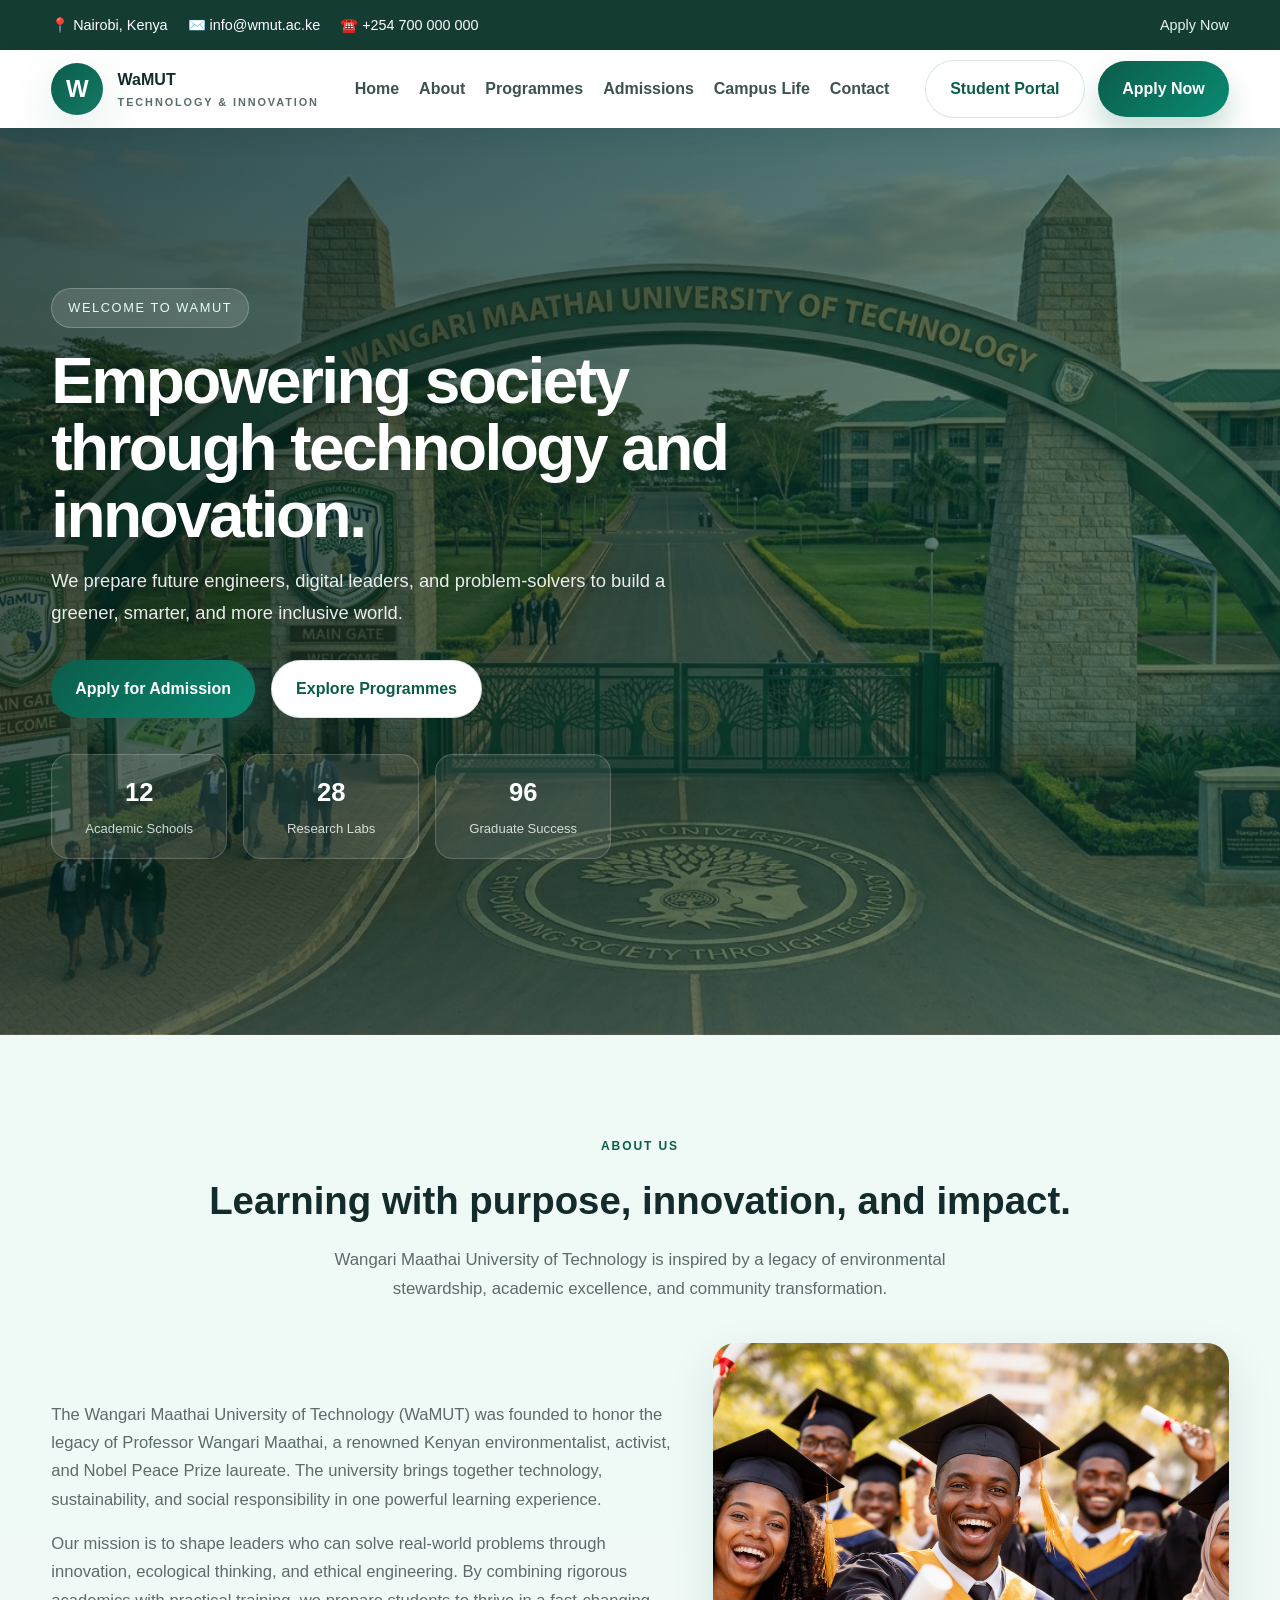
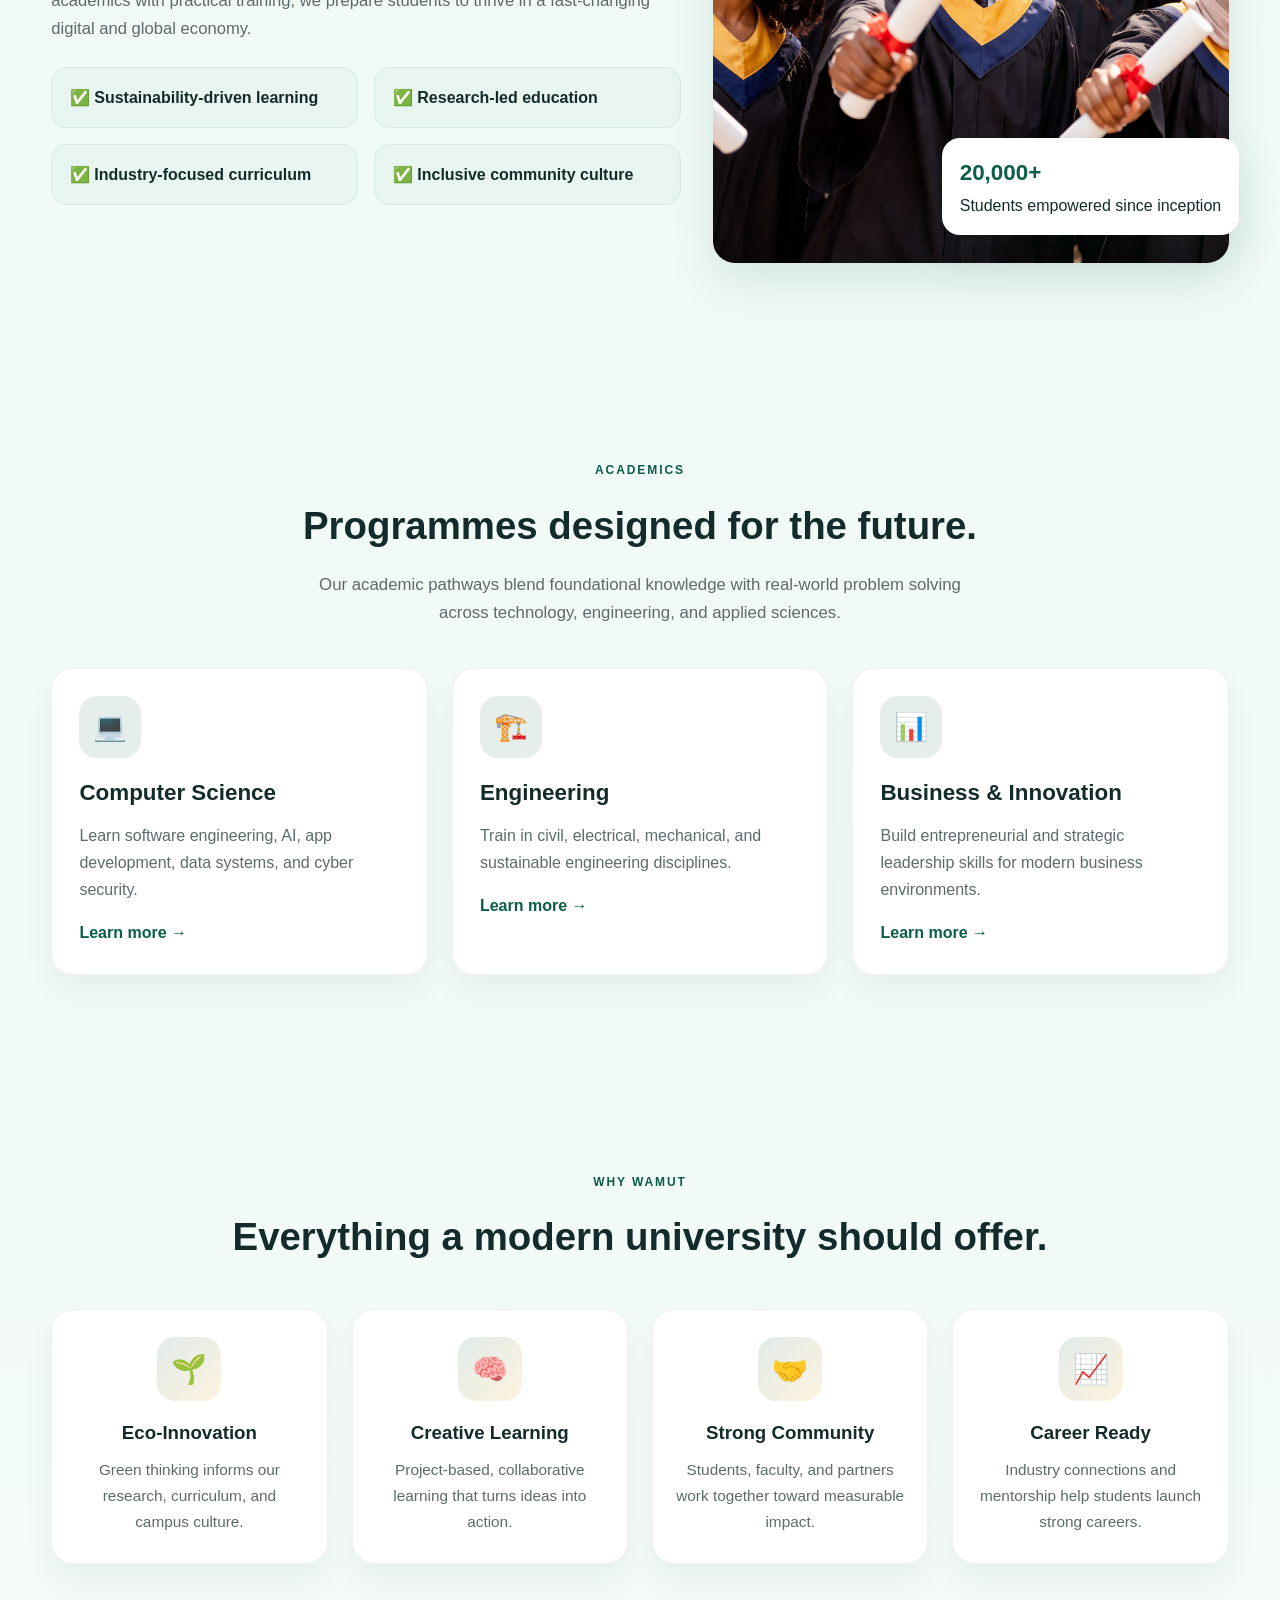
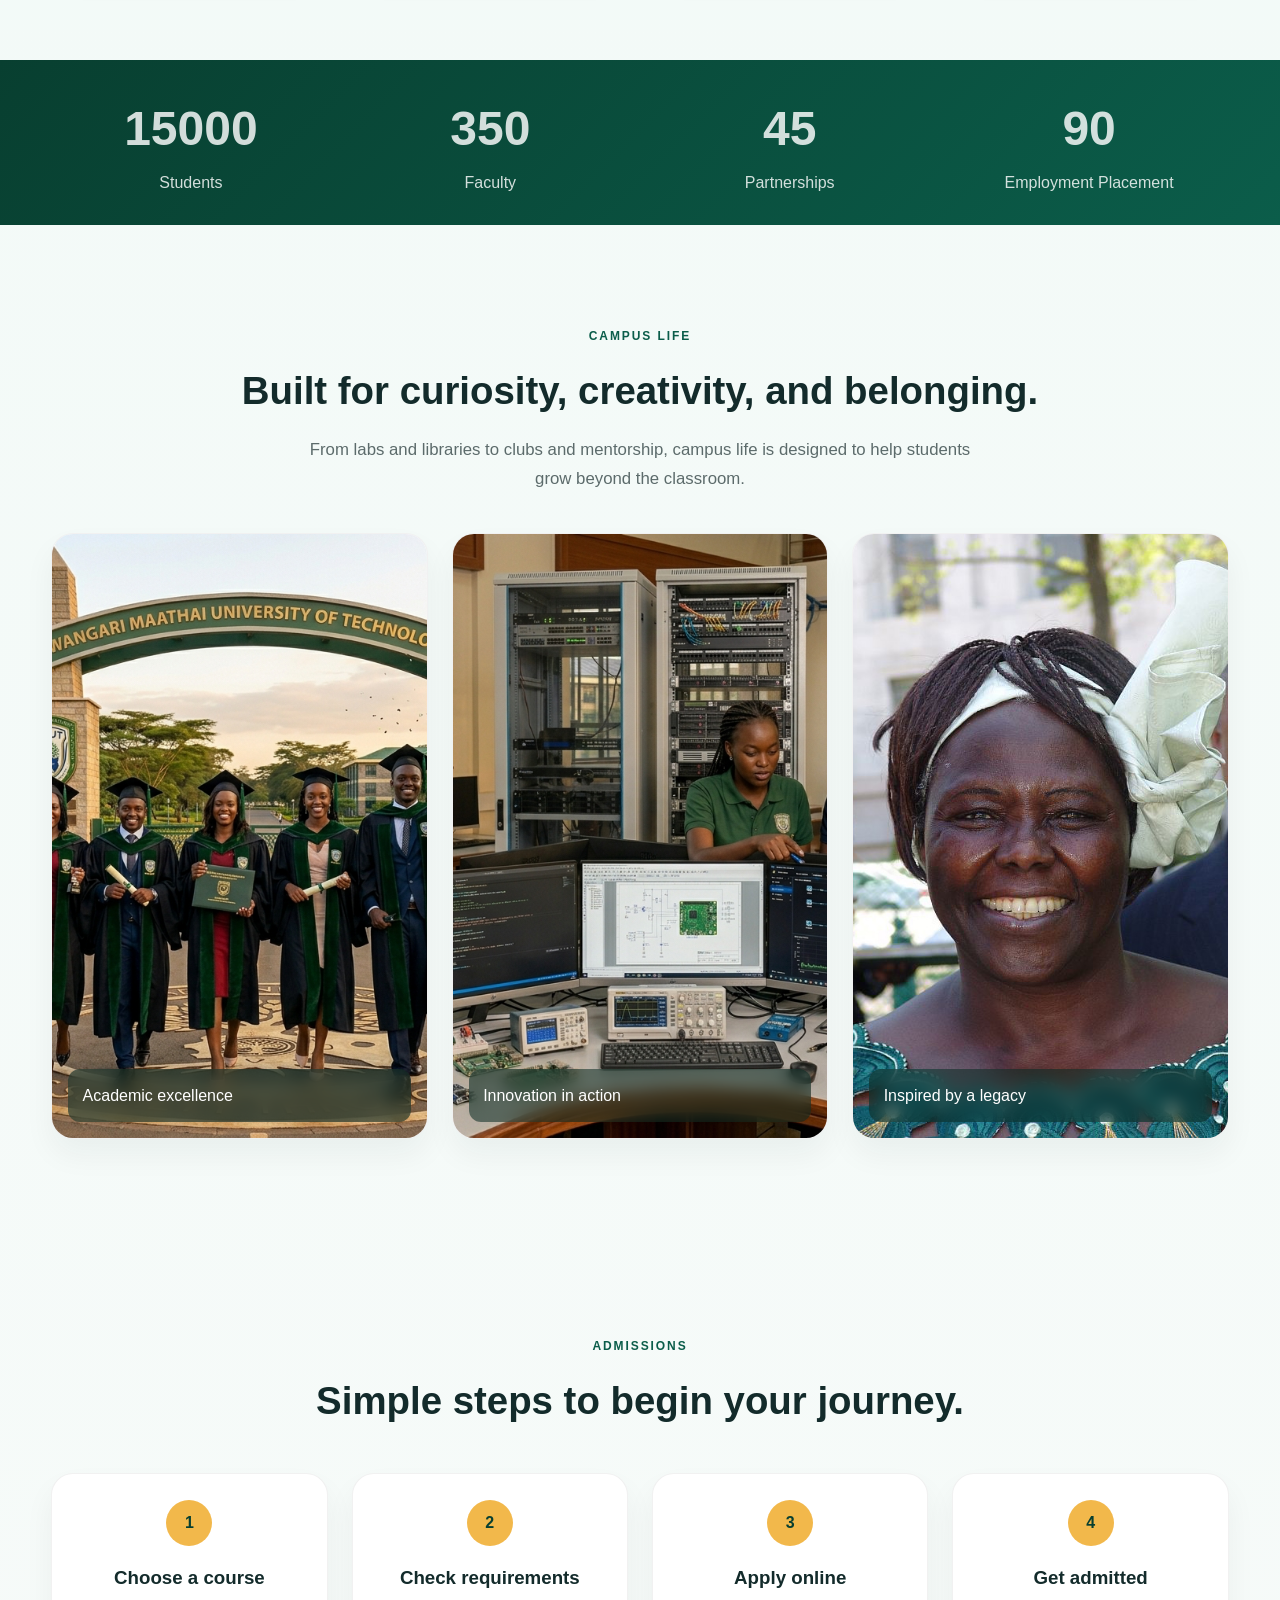
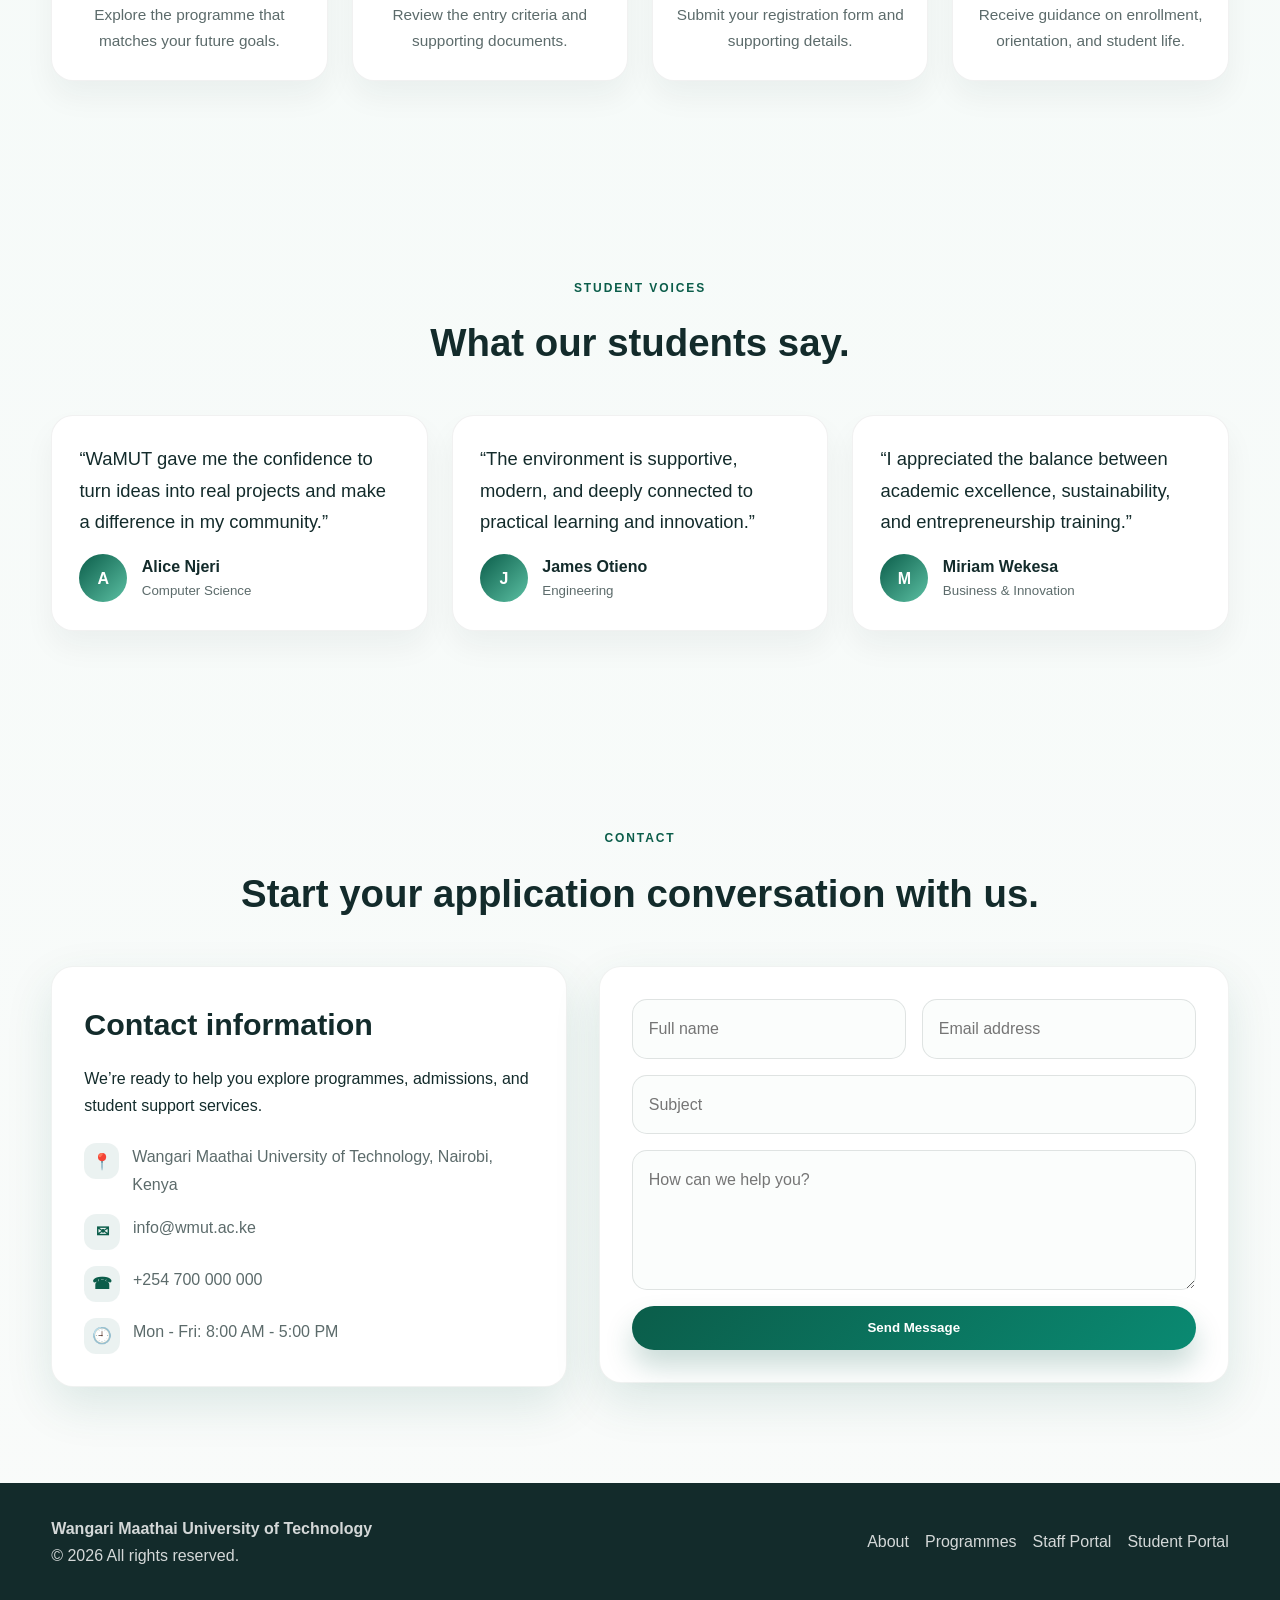
<file: index.html>
<!DOCTYPE html>
<html lang="en">

<head>
    <meta charset="UTF-8">
    <meta name="viewport" content="width=device-width, initial-scale=1.0">
    <title>Wangari Maathai University of Technology</title>
    <meta name="description" content="Wangari Maathai University of Technology - empowering society through technology and sustainable innovation.">
    <link rel="icon" type="image/png" href="images/logo.png">
    <link rel="stylesheet" href="style.css">
</head>

<body>
    <div class="topbar">
        <div class="container">
            <div class="info">
                <span>📍 Nairobi, Kenya</span>
                <span>✉️ info@wmut.ac.ke</span>
                <span>☎️ +254 700 000 000</span>
            </div>
            <a href="registration.html">Apply Now</a>
        </div>
    </div>

    <header class="navbar">
        <div class="container nav-inner">
            <a href="#home" class="brand" aria-label="Wangari Maathai University home">
                <span class="brand-mark">W</span>
                <span class="brand-text">
                    <span>WaMUT</span>
                    <small>Technology &amp; Innovation</small>
                </span>
            </a>

            <nav aria-label="Main navigation">
                <ul class="nav-links" id="navMenu">
                    <li><a href="#home">Home</a></li>
                    <li><a href="#about">About</a></li>
                    <li><a href="#programmes">Programmes</a></li>
                    <li><a href="#admissions">Admissions</a></li>
                    <li><a href="#campus-life">Campus Life</a></li>
                    <li><a href="#contact">Contact</a></li>
                </ul>
            </nav>

            <div class="nav-actions">
                <a class="btn btn-secondary" href="login.html">Student Portal</a>
                <a class="btn btn-primary" href="registration.html">Apply Now</a>
                <button class="menu-toggle" id="menuToggle" aria-label="Toggle navigation">☰</button>
            </div>
        </div>
    </header>

    <main id="home">
        <section class="hero">
            <div class="container">
                <div class="hero-inner reveal">
                    <span class="eyebrow">Welcome to WaMUT</span>
                    <h1>Empowering society through technology and innovation.</h1>
                    <p class="hero-subtitle">
                        We prepare future engineers, digital leaders, and problem-solvers to build a greener, smarter, and more inclusive world.
                    </p>

                    <div class="hero-actions">
                        <a class="btn btn-primary" href="registration.html">Apply for Admission</a>
                        <a class="btn btn-secondary" href="#programmes">Explore Programmes</a>
                    </div>

                    <div class="hero-stats">
                        <div class="stat-box">
                            <strong data-target="12">0</strong>
                            <span>Academic Schools</span>
                        </div>
                        <div class="stat-box">
                            <strong data-target="28">0</strong>
                            <span>Research Labs</span>
                        </div>
                        <div class="stat-box">
                            <strong data-target="96">0</strong>
                            <span>Graduate Success</span>
                        </div>
                    </div>
                </div>
            </div>
        </section>

        <section id="about">
            <div class="container">
                <div class="section-heading reveal">
                    <span class="tag">About us</span>
                    <h2>Learning with purpose, innovation, and impact.</h2>
                    <p>Wangari Maathai University of Technology is inspired by a legacy of environmental stewardship, academic excellence, and community transformation.</p>
                </div>

                <div class="about-grid">
                    <div class="about-content reveal">
                        <p>
                            The Wangari Maathai University of Technology (WaMUT) was founded to honor the legacy of Professor Wangari Maathai, a renowned Kenyan environmentalist, activist, and Nobel Peace Prize laureate. The university brings together technology, sustainability, and social responsibility in one powerful learning experience.
                        </p>
                        <p>
                            Our mission is to shape leaders who can solve real-world problems through innovation, ecological thinking, and ethical engineering. By combining rigorous academics with practical training, we prepare students to thrive in a fast-changing digital and global economy.
                        </p>

                        <div class="feature-list">
                            <div class="feature-item">✅ Sustainability-driven learning</div>
                            <div class="feature-item">✅ Research-led education</div>
                            <div class="feature-item">✅ Industry-focused curriculum</div>
                            <div class="feature-item">✅ Inclusive community culture</div>
                        </div>
                    </div>

                    <div class="about-image-wrap reveal">
                        <img src="images/graduation.png" alt="Graduating students">
                        <div class="floating-badge">
                            <strong>20,000+</strong>
                            Students empowered since inception
                        </div>
                    </div>
                </div>
            </div>
        </section>

        <section id="programmes">
            <div class="container">
                <div class="section-heading reveal">
                    <span class="tag">Academics</span>
                    <h2>Programmes designed for the future.</h2>
                    <p>Our academic pathways blend foundational knowledge with real-world problem solving across technology, engineering, and applied sciences.</p>
                </div>

                <div class="program-grid">
                    <article class="program-card reveal">
                        <div class="program-icon">💻</div>
                        <h3>Computer Science</h3>
                        <p>Learn software engineering, AI, app development, data systems, and cyber security.</p>
                        <a href="cs.html">Learn more →</a>
                    </article>

                    <article class="program-card reveal">
                        <div class="program-icon">🏗️</div>
                        <h3>Engineering</h3>
                        <p>Train in civil, electrical, mechanical, and sustainable engineering disciplines.</p>
                        <a href="engineering.html">Learn more →</a>
                    </article>

                    <article class="program-card reveal">
                        <div class="program-icon">📊</div>
                        <h3>Business & Innovation</h3>
                        <p>Build entrepreneurial and strategic leadership skills for modern business environments.</p>
                        <a href="business.html">Learn more →</a>
                    </article>
                </div>
            </div>
        </section>

        <section>
            <div class="container">
                <div class="section-heading reveal">
                    <span class="tag">Why WaMUT</span>
                    <h2>Everything a modern university should offer.</h2>
                </div>

                <div class="feature-grid">
                    <div class="feature-card reveal">
                        <div class="icon">🌱</div>
                        <h3>Eco-Innovation</h3>
                        <p>Green thinking informs our research, curriculum, and campus culture.</p>
                    </div>

                    <div class="feature-card reveal">
                        <div class="icon">🧠</div>
                        <h3>Creative Learning</h3>
                        <p>Project-based, collaborative learning that turns ideas into action.</p>
                    </div>

                    <div class="feature-card reveal">
                        <div class="icon">🤝</div>
                        <h3>Strong Community</h3>
                        <p>Students, faculty, and partners work together toward measurable impact.</p>
                    </div>

                    <div class="feature-card reveal">
                        <div class="icon">📈</div>
                        <h3>Career Ready</h3>
                        <p>Industry connections and mentorship help students launch strong careers.</p>
                    </div>
                </div>
            </div>
        </section>

        <div class="stats-band">
            <div class="container">
                <div class="stats-grid reveal">
                    <div>
                        <span class="num" data-target="15000">0</span>
                        <span>Students</span>
                    </div>
                    <div>
                        <span class="num" data-target="350">0</span>
                        <span>Faculty</span>
                    </div>
                    <div>
                        <span class="num" data-target="45">0</span>
                        <span>Partnerships</span>
                    </div>
                    <div>
                        <span class="num" data-target="90">0</span>
                        <span>Employment Placement</span>
                    </div>
                </div>
            </div>
        </div>

        <section id="campus-life">
            <div class="container">
                <div class="section-heading reveal">
                    <span class="tag">Campus life</span>
                    <h2>Built for curiosity, creativity, and belonging.</h2>
                    <p>From labs and libraries to clubs and mentorship, campus life is designed to help students grow beyond the classroom.</p>
                </div>

                <div class="gallery-grid">
                    <div class="gallery-item reveal">
                        <img src="images/mission.png" alt="University administration and leadership">
                        <div class="caption">Academic excellence</div>
                    </div>
                    <div class="gallery-item reveal">
                        <img src="images/vision.png" alt="IT students in computer lab">
                        <div class="caption">Innovation in action</div>
                    </div>
                    <div class="gallery-item reveal">
                        <img src="images/Wangari Maathai.jpg" alt="Professor Wangari Maathai portrait">
                        <div class="caption">Inspired by a legacy</div>
                    </div>
                </div>
            </div>
        </section>

        <section id="admissions">
            <div class="container">
                <div class="section-heading reveal">
                    <span class="tag">Admissions</span>
                    <h2>Simple steps to begin your journey.</h2>
                </div>

                <div class="admission-grid">
                    <div class="admission-step reveal">
                        <div class="step-number">1</div>
                        <h3>Choose a course</h3>
                        <p>Explore the programme that matches your future goals.</p>
                    </div>
                    <div class="admission-step reveal">
                        <div class="step-number">2</div>
                        <h3>Check requirements</h3>
                        <p>Review the entry criteria and supporting documents.</p>
                    </div>
                    <div class="admission-step reveal">
                        <div class="step-number">3</div>
                        <h3>Apply online</h3>
                        <p>Submit your registration form and supporting details.</p>
                    </div>
                    <div class="admission-step reveal">
                        <div class="step-number">4</div>
                        <h3>Get admitted</h3>
                        <p>Receive guidance on enrollment, orientation, and student life.</p>
                    </div>
                </div>
            </div>
        </section>

        <section>
            <div class="container">
                <div class="section-heading reveal">
                    <span class="tag">Student voices</span>
                    <h2>What our students say.</h2>
                </div>

                <div class="testimonials-grid">
                    <article class="testimonial reveal">
                        <div class="quote">“WaMUT gave me the confidence to turn ideas into real projects and make a difference in my community.”</div>
                        <div class="person">
                            <div class="avatar">A</div>
                            <div>
                                <strong>Alice Njeri</strong>
                                <small>Computer Science</small>
                            </div>
                        </div>
                    </article>

                    <article class="testimonial reveal">
                        <div class="quote">“The environment is supportive, modern, and deeply connected to practical learning and innovation.”</div>
                        <div class="person">
                            <div class="avatar">J</div>
                            <div>
                                <strong>James Otieno</strong>
                                <small>Engineering</small>
                            </div>
                        </div>
                    </article>

                    <article class="testimonial reveal">
                        <div class="quote">“I appreciated the balance between academic excellence, sustainability, and entrepreneurship training.”</div>
                        <div class="person">
                            <div class="avatar">M</div>
                            <div>
                                <strong>Miriam Wekesa</strong>
                                <small>Business &amp; Innovation</small>
                            </div>
                        </div>
                    </article>
                </div>
            </div>
        </section>

        <section id="contact">
            <div class="container">
                <div class="section-heading reveal">
                    <span class="tag">Contact</span>
                    <h2>Start your application conversation with us.</h2>
                </div>

                <div class="contact-wrap reveal">
                    <div class="contact-card">
                        <h3>Contact information</h3>
                        <p>We’re ready to help you explore programmes, admissions, and student support services.</p>
                        <ul class="contact-list">
                            <li>
                                <span class="dot">📍</span>
                                <span>Wangari Maathai University of Technology, Nairobi, Kenya</span>
                            </li>
                            <li>
                                <span class="dot">✉</span>
                                <span>info@wmut.ac.ke</span>
                            </li>
                            <li>
                                <span class="dot">☎</span>
                                <span>+254 700 000 000</span>
                            </li>
                            <li>
                                <span class="dot">🕘</span>
                                <span>Mon - Fri: 8:00 AM - 5:00 PM</span>
                            </li>
                        </ul>
                    </div>

                    <div class="contact-form">
                        <form id="contactForm">
                            <div class="input-row">
                                <input type="text" placeholder="Full name" required>
                                <input type="email" placeholder="Email address" required>
                            </div>
                            <input type="text" placeholder="Subject">
                            <textarea placeholder="How can we help you?" required></textarea>
                            <button class="btn btn-primary" type="submit">Send Message</button>
                        </form>
                    </div>
                </div>
            </div>
        </section>
    </main>

    <footer>
        <div class="container footer-inner">
            <div>
                <strong>Wangari Maathai University of Technology</strong>
                <div>© <span id="year"></span> All rights reserved.</div>
            </div>

            <div class="footer-links">
                <a href="#about">About</a>
                <a href="program offered.html">Programmes</a>
                <a href="staff portal.html">Staff Portal</a>
                <a href="login.html">Student Portal</a>
            </div>
        </div>
    </footer>

    <script src="script.js"></script>
</body>

</html>
</file>
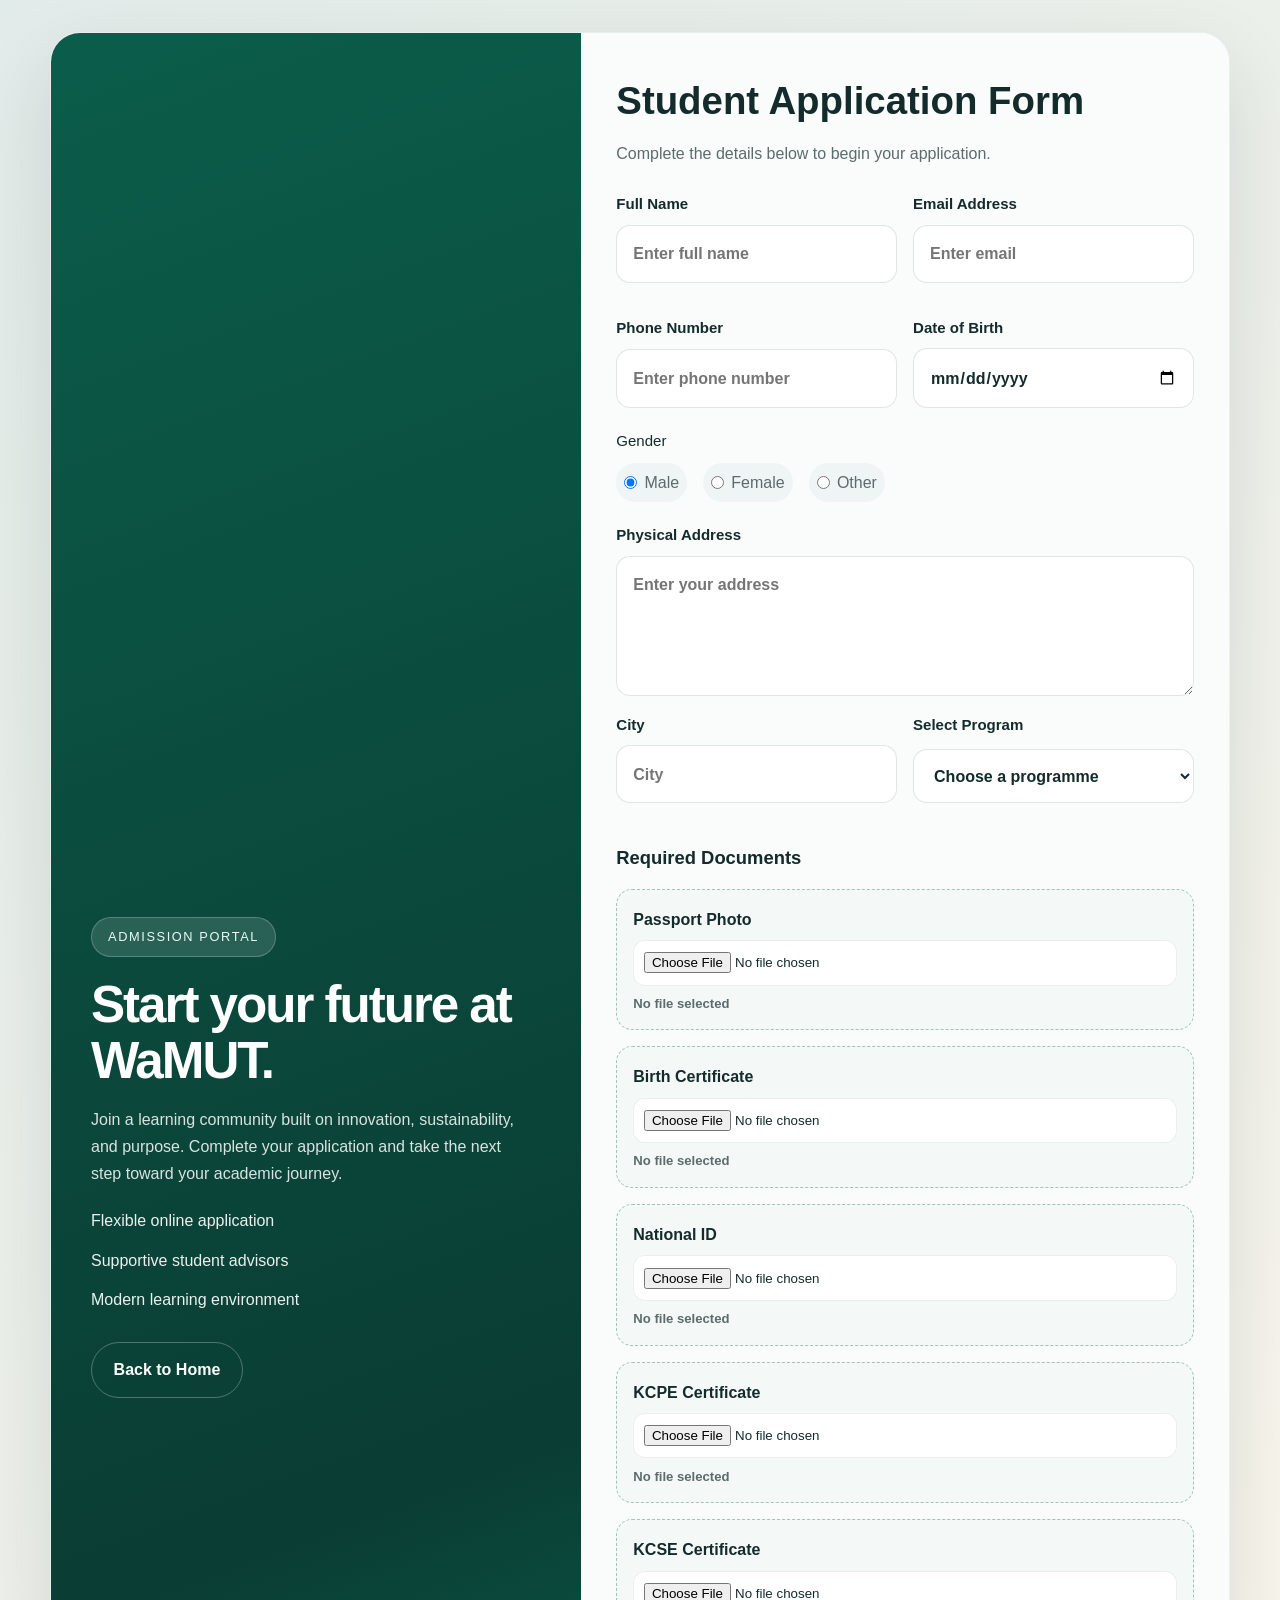
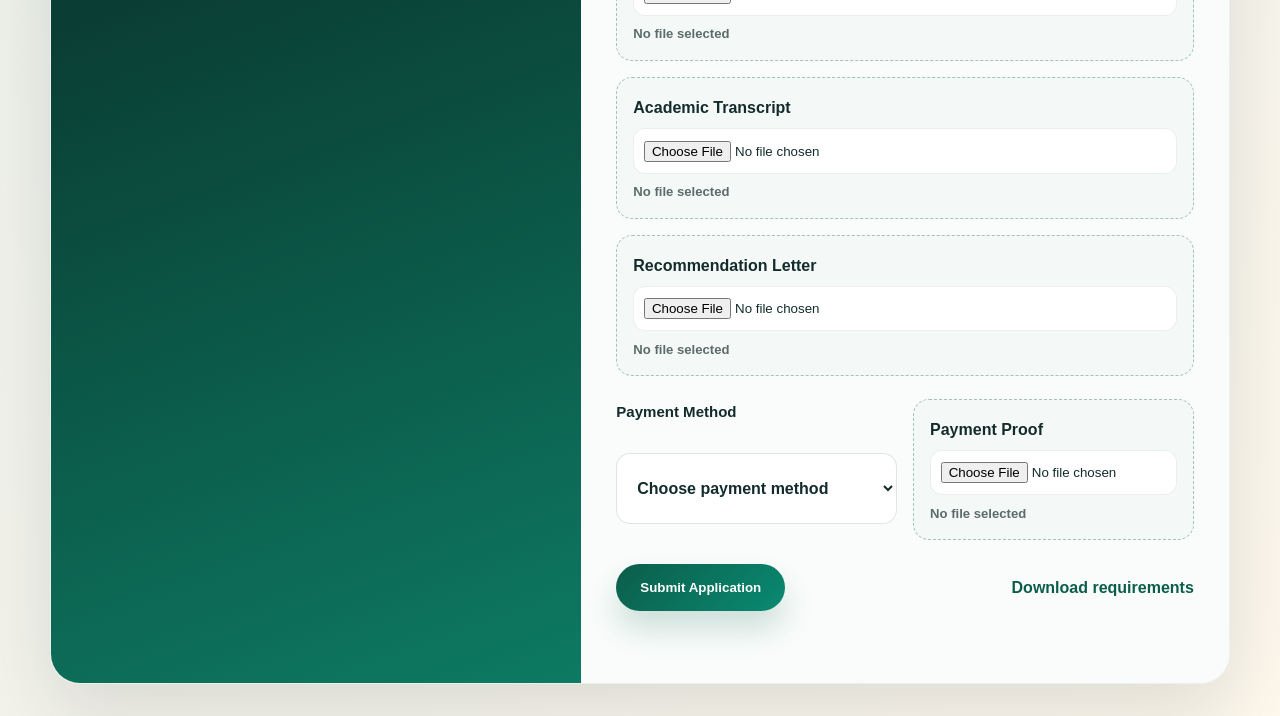
<file: application.html>
<!DOCTYPE html>
<html lang="en">

<head>
    <meta charset="UTF-8">
    <meta name="viewport" content="width=device-width, initial-scale=1.0">
    <title>WaMUT Student Application</title>
    <meta name="description" content="Apply to Wangari Maathai University of Technology.">
    <link rel="icon" type="image/png" href="images/logo.png">
    <link rel="stylesheet" href="style.css">
</head>

<body class="auth-page">
    <div class="auth-shell">
        <div class="auth-hero">
            <div class="auth-hero-content">
                <span class="eyebrow">Admission Portal</span>
                <h1>Start your future at WaMUT.</h1>
                <p>Join a learning community built on innovation, sustainability, and purpose. Complete your application and take the next step toward your academic journey.</p>
                <ul>
                    <li>Flexible online application</li>
                    <li>Supportive student advisors</li>
                    <li>Modern learning environment</li>
                </ul>
                <a href="main website.html" class="ghost-btn">Back to Home</a>
            </div>
        </div>

        <div class="auth-card">
            <div class="card-header">
                <h2>Student Application Form</h2>
                <p>Complete the details below to begin your application.</p>
            </div>

            <form id="studentApplicationForm" novalidate>
                <div class="form-grid">
                    <label class="field">
                        <span>Full Name</span>
                        <input type="text" name="fullName" placeholder="Enter full name" required>
                    </label>
                    <label class="field">
                        <span>Email Address</span>
                        <input type="email" name="email" placeholder="Enter email" required>
                    </label>
                    <label class="field">
                        <span>Phone Number</span>
                        <input type="tel" name="phone" placeholder="Enter phone number" required>
                    </label>
                    <label class="field">
                        <span>Date of Birth</span>
                        <input type="date" name="dob" required>
                    </label>
                </div>

                <div class="radio-group">
                    <span>Gender</span>
                    <div class="choice-row">
                        <label><input type="radio" name="gender" value="male" checked> Male</label>
                        <label><input type="radio" name="gender" value="female"> Female</label>
                        <label><input type="radio" name="gender" value="other"> Other</label>
                    </div>
                </div>

                <label class="field">
                    <span>Physical Address</span>
                    <textarea name="address" rows="4" placeholder="Enter your address" required></textarea>
                </label>

                <div class="form-grid">
                    <label class="field">
                        <span>City</span>
                        <input type="text" name="city" placeholder="City" required>
                    </label>
                    <label class="field">
                        <span>Select Program</span>
                        <select name="program" required>
                            <option value="">Choose a programme</option>
                            <option value="computer_science">Computer Science</option>
                            <option value="business_management">Business Management</option>
                            <option value="engineering">Engineering</option>
                        </select>
                    </label>
                </div>

                <div class="upload-group">
                    <h3>Required Documents</h3>
                    <label class="upload-box">
                        <span>Passport Photo</span>
                        <input class="file-input" type="file" accept="image/*" required>
                        <small class="file-name">No file selected</small>
                    </label>
                    <label class="upload-box">
                        <span>Birth Certificate</span>
                        <input class="file-input" type="file" accept="image/*" required>
                        <small class="file-name">No file selected</small>
                    </label>
                    <label class="upload-box">
                        <span>National ID</span>
                        <input class="file-input" type="file" accept="image/*" required>
                        <small class="file-name">No file selected</small>
                    </label>
                    <label class="upload-box">
                        <span>KCPE Certificate</span>
                        <input class="file-input" type="file" accept="image/*" required>
                        <small class="file-name">No file selected</small>
                    </label>
                    <label class="upload-box">
                        <span>KCSE Certificate</span>
                        <input class="file-input" type="file" accept="image/*" required>
                        <small class="file-name">No file selected</small>
                    </label>
                    <label class="upload-box">
                        <span>Academic Transcript</span>
                        <input class="file-input" type="file" accept="image/*" required>
                        <small class="file-name">No file selected</small>
                    </label>
                    <label class="upload-box">
                        <span>Recommendation Letter</span>
                        <input class="file-input" type="file" accept="image/*" required>
                        <small class="file-name">No file selected</small>
                    </label>
                </div>

                <div class="form-grid">
                    <label class="field">
                        <span>Payment Method</span>
                        <select name="payment" required>
                            <option value="">Choose payment method</option>
                            <option value="credit_card">Credit Card</option>
                            <option value="debit_card">Debit Card</option>
                            <option value="bank_transfer">Bank Transfer</option>
                            <option value="mobile_payment">Mobile Payment</option>
                        </select>
                    </label>
                    <label class="upload-box payment-proof">
                        <span>Payment Proof</span>
                        <input class="file-input" type="file" accept="image/*" required>
                        <small class="file-name">No file selected</small>
                    </label>
                </div>

                <div class="form-actions">
                    <button type="submit" class="primary-btn">Submit Application</button>
                    <a href="requrements.html" class="secondary-link">Download requirements</a>
                </div>
                <div id="formMessage" class="success-banner" aria-live="polite"></div>
            </form>
        </div>
    </div>
    <script src="script.js"></script>
</body>

</html>
</file>
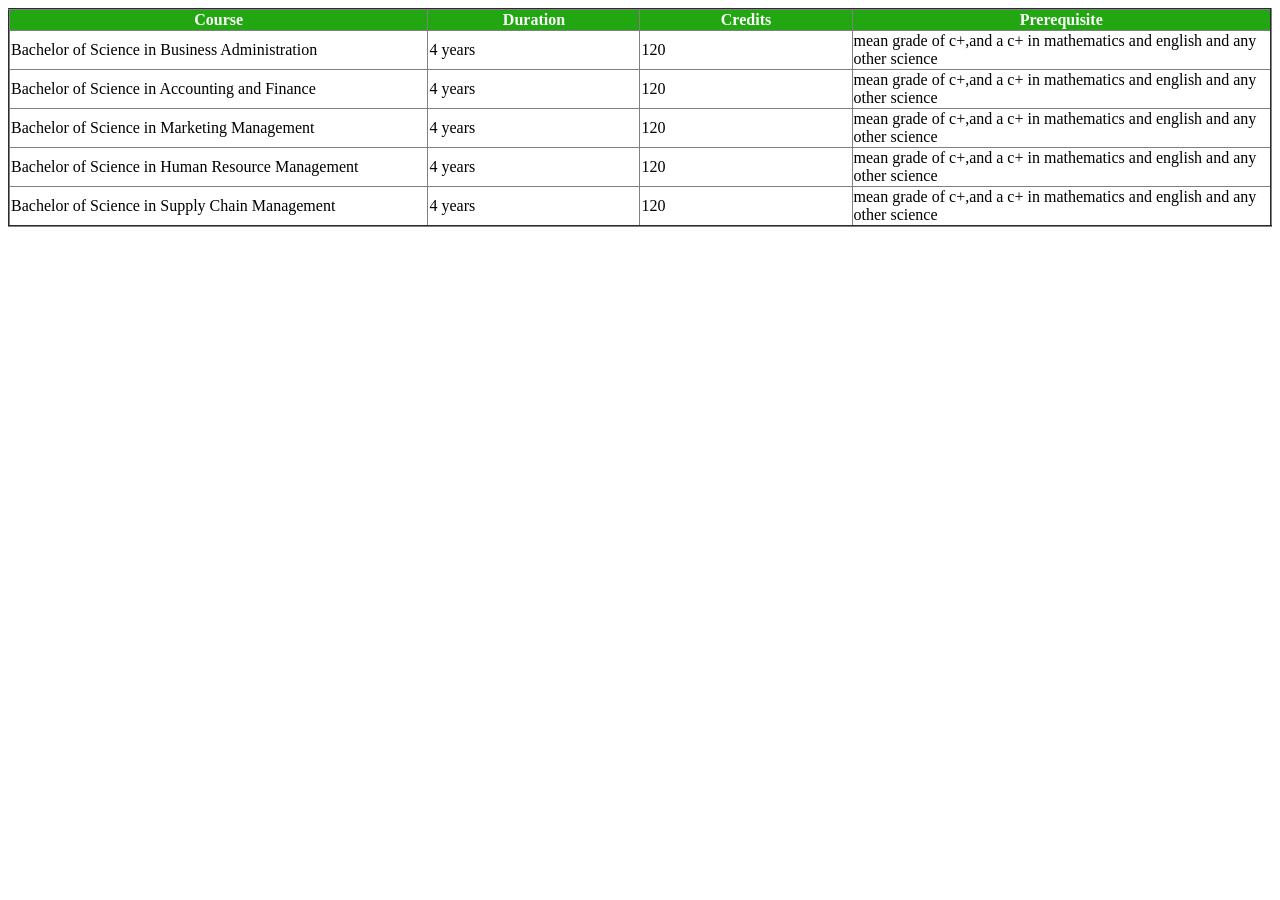
<file: business.html>
<!DOCTYPE html>
<html lang="en">
<head>
    <meta charset="UTF-8">
    <meta name="viewport" content="width=device-width, initial-scale=1.0">
    <title>Document</title>
</head>
<body>
    <table border="2" style="width: 100%; border-collapse: collapse;">
        <tr style="background-color: rgb(34, 166, 17); color: white; align: center;">
            <th width="200">Course</th>
            <th width="100">Duration</th>
            <th width="100">Credits</th>
            <th width="200">Prerequisite</th>
        </tr >
        <tr>
            <td>Bachelor of Science in Business Administration</td>
            <td>4 years</td>
            <td>120</td>
            <td>mean grade of c+,and a c+ in mathematics and english and any other science</td>

        </tr>
        <tr>
            <td>Bachelor of Science in Accounting and Finance</td>
            <td>4 years</td>
            <td>120</td>
            <td>mean grade of c+,and a c+ in mathematics and english and any other science</td>
        </tr>
        <tr>
            <td>Bachelor of Science in Marketing Management</td>
            <td>4 years</td>
            <td>120</td>
            <td>mean grade of c+,and a c+ in mathematics and english and any other science</td>
        </tr>
        <tr>
            <td>Bachelor of Science in Human Resource Management</td>
            <td>4 years</td>
            <td>120</td>
            <td>mean grade of c+,and a c+ in mathematics and english and any other science</td>
        </tr>
        <tr>
            <td>Bachelor of Science in Supply Chain Management</td>
            <td>4 years</td>
            <td>120</td>
            <td>mean grade of c+,and a c+ in mathematics and english and any other science</td>
        </tr>
</body>
</html>
</file>
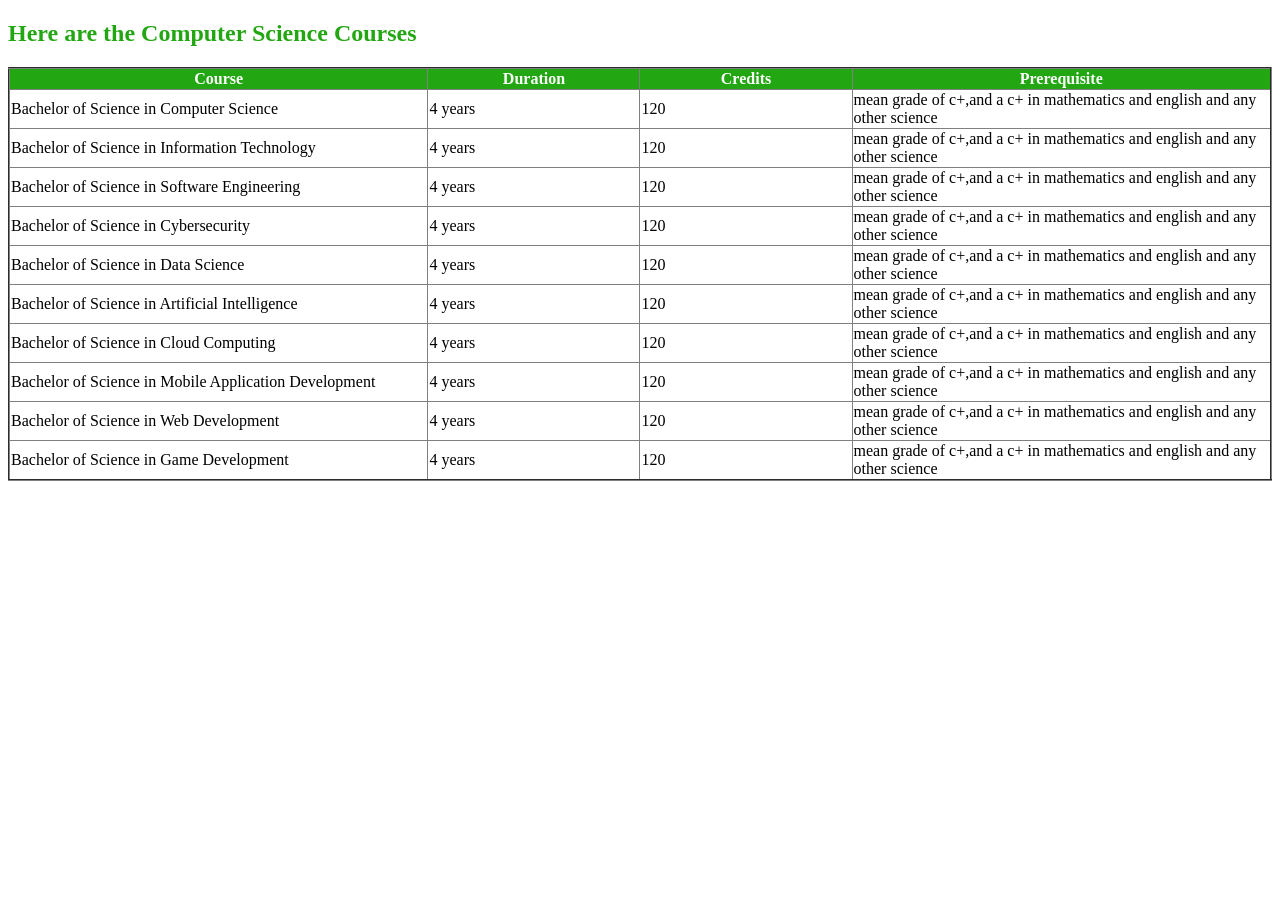
<file: cs.html>
<!DOCTYPE html>
<html lang="en">
<head>
    <meta charset="UTF-8">
    <meta name="viewport" content="width=device-width, initial-scale=1.0">
    <title>Computer Science</title>
</head>
<body>
    <h2 style="color: rgb(34, 166, 17);">Here are the Computer Science Courses</h2>
    <table border="2" style="width: 100%; border-collapse: collapse;">
        <tr style="background-color: rgb(34, 166, 17); color: white; align: center;">
            <th width="200">Course</th>
            <th width="100">Duration</th>
            <th width="100">Credits</th>
            <th width="200">Prerequisite</th>
        </tr >
        <tr>
            <td>Bachelor of Science in Computer Science</td>
            <td>4 years</td>
            <td>120</td>
            <td>mean grade of c+,and a c+ in mathematics and english and any other science</td>

        </tr>
        <tr>
            <td>Bachelor of Science in Information Technology</td>
            <td>4 years</td>
            <td>120</td>
            <td>mean grade of c+,and a c+ in mathematics and english and any other science</td>
        </tr>
        <tr>
            <td>Bachelor of Science in Software Engineering</td>
            <td>4 years</td>
            <td>120</td>
            <td>mean grade of c+,and a c+ in mathematics and english and any other science</td>
        </tr>
        <tr>
            <td>Bachelor of Science in Cybersecurity</td>
            <td>4 years</td>
            <td>120</td>
            <td>mean grade of c+,and a c+ in mathematics and english and any other science</td>
        </tr>
        <tr>
            <td>Bachelor of Science in Data Science</td>
            <td>4 years</td>
            <td>120</td>
            <td>mean grade of c+,and a c+ in mathematics and english and any other science</td>
        </tr>
        <tr>
            <td>Bachelor of Science in Artificial Intelligence</td>
            <td>4 years</td>
            <td>120</td>
            <td>mean grade of c+,and a c+ in mathematics and english and any other science</td>
        </tr>
        <tr>
            <td>Bachelor of Science in Cloud Computing</td>
            <td>4 years</td>
            <td>120</td>
            <td>mean grade of c+,and a c+ in mathematics and english and any other science</td>
        </tr>
        <tr>
            <td>Bachelor of Science in Mobile Application Development</td>
            <td>4 years</td>
            <td>120</td>
            <td>mean grade of c+,and a c+ in mathematics and english and any other science</td>
        </tr>
        <tr>
            <td>Bachelor of Science in Web Development</td>
            <td>4 years</td>
            <td>120</td>
            <td>mean grade of c+,and a c+ in mathematics and english and any other science</td>
        </tr>
        <tr>
            <td>Bachelor of Science in Game Development</td>
            <td>4 years</td>
            <td>120</td>
            <td>mean grade of c+,and a c+ in mathematics and english and any other science</td>
        </tr>       
    </table>
    
</body>
</html>
</file>
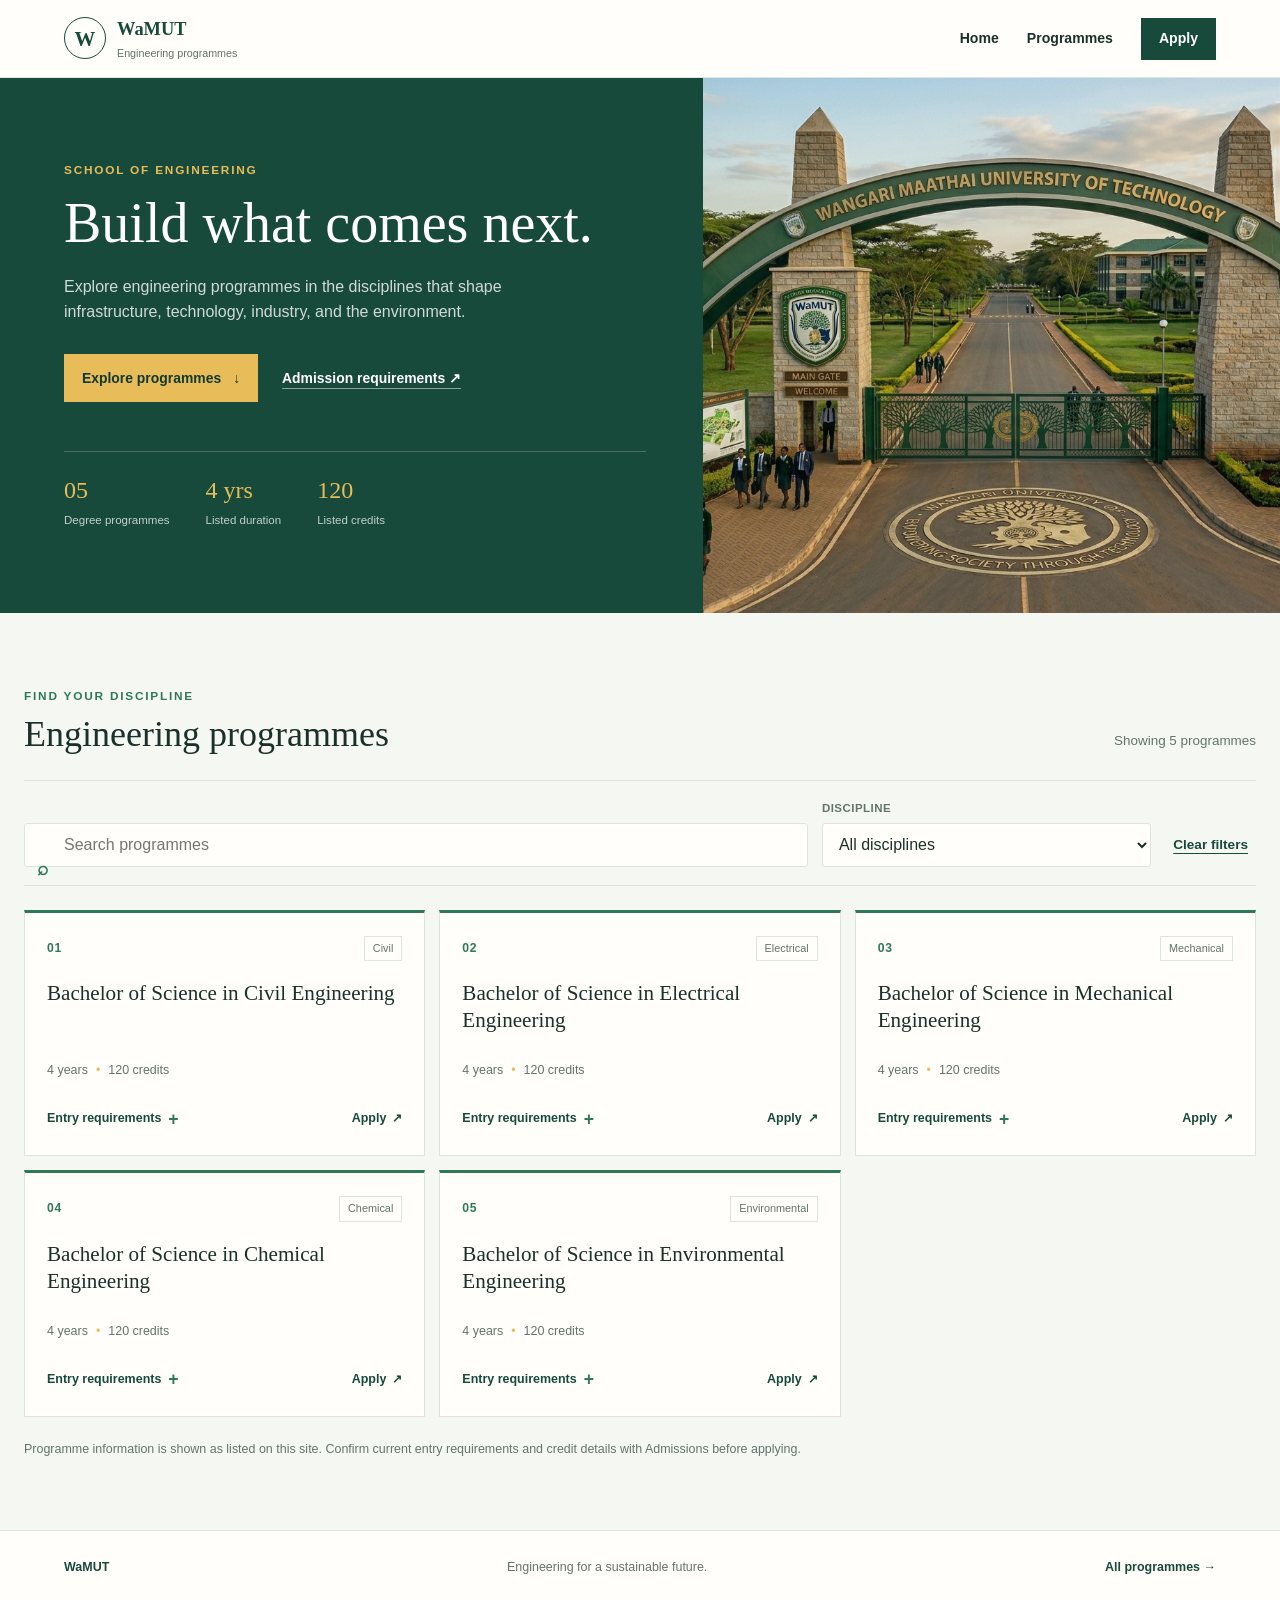
<file: engineering.html>
<!DOCTYPE html>
<html lang="en">

<head>
    <meta charset="UTF-8">
    <meta name="viewport" content="width=device-width, initial-scale=1.0">
    <meta name="description" content="Explore engineering degree programmes at Wangari Maathai University of Technology.">
    <title>Engineering Programmes | WaMUT</title>
    <link rel="stylesheet" href="engineering.css">
</head>

<body>
    <header class="site-header">
        <a class="brand" href="main website.html" aria-label="WaMUT home">
            <span class="brand-mark" aria-hidden="true">W</span>
            <span>WaMUT<small>Engineering programmes</small></span>
        </a>
        <nav class="site-nav" aria-label="Main navigation">
            <a href="main website.html">Home</a>
            <a href="program offered.html">Programmes</a>
            <a class="nav-apply" href="registration.html">Apply</a>
        </nav>
    </header>

    <main>
        <section class="hero" aria-labelledby="pageTitle">
            <div class="hero-copy">
                <p class="eyebrow">School of Engineering</p>
                <h1 id="pageTitle">Build what comes next.</h1>
                <p>Explore engineering programmes in the disciplines that shape infrastructure, technology, industry, and the environment.</p>
                <div class="hero-actions">
                    <a class="button button-primary" href="#programs">Explore programmes <span aria-hidden="true">↓</span></a>
                    <a class="text-link" href="requrements.html">Admission requirements <span aria-hidden="true">↗</span></a>
                </div>
                <div class="hero-facts" aria-label="Programme overview">
                    <div><strong>05</strong><span>Degree programmes</span></div>
                    <div><strong>4 yrs</strong><span>Listed duration</span></div>
                    <div><strong>120</strong><span>Listed credits</span></div>
                </div>
            </div>
            <div class="hero-image" role="img" aria-label="Wangari Maathai University campus"></div>
        </section>

        <section class="program-section" id="programs" aria-labelledby="programHeading">
            <div class="section-heading">
                <div>
                    <p class="eyebrow">Find your discipline</p>
                    <h2 id="programHeading">Engineering programmes</h2>
                </div>
                <p class="result-count" id="resultCount" aria-live="polite">Showing 5 programmes</p>
            </div>

            <div class="program-tools">
                <label class="search-field" for="programSearch">
                    <span class="search-icon" aria-hidden="true">⌕</span>
                    <input id="programSearch" type="search" placeholder="Search programmes" autocomplete="off">
                </label>
                <label class="filter-field" for="disciplineFilter">
                    <span>Discipline</span>
                    <select id="disciplineFilter">
                        <option value="all">All disciplines</option>
                        <option value="civil">Civil</option>
                        <option value="electrical">Electrical</option>
                        <option value="mechanical">Mechanical</option>
                        <option value="chemical">Chemical</option>
                        <option value="environmental">Environmental</option>
                    </select>
                </label>
                <button class="clear-button" id="clearFilters" type="button">Clear filters</button>
            </div>

            <div class="program-grid" id="programGrid">
                <article class="program-card" data-program data-discipline="civil">
                    <div class="card-index">01 <span>Civil</span></div>
                    <h3>Bachelor of Science in Civil Engineering</h3>
                    <div class="program-meta"><span>4 years</span><span>120 credits</span></div>
                    <div class="card-actions">
                        <button class="details-button" type="button" aria-expanded="false" aria-controls="requirements-civil">Entry requirements <span aria-hidden="true">+</span></button>
                        <a class="apply-link" href="registration.html" aria-label="Apply for Civil Engineering">Apply <span aria-hidden="true">↗</span></a>
                    </div>
                    <div class="requirement-detail" id="requirements-civil" hidden>
                        <p>Minimum mean grade C+, with C+ in Mathematics, English, and one other science subject.</p>
                    </div>
                </article>

                <article class="program-card" data-program data-discipline="electrical">
                    <div class="card-index">02 <span>Electrical</span></div>
                    <h3>Bachelor of Science in Electrical Engineering</h3>
                    <div class="program-meta"><span>4 years</span><span>120 credits</span></div>
                    <div class="card-actions">
                        <button class="details-button" type="button" aria-expanded="false" aria-controls="requirements-electrical">Entry requirements <span aria-hidden="true">+</span></button>
                        <a class="apply-link" href="registration.html" aria-label="Apply for Electrical Engineering">Apply <span aria-hidden="true">↗</span></a>
                    </div>
                    <div class="requirement-detail" id="requirements-electrical" hidden>
                        <p>Minimum mean grade C+, with C+ in Mathematics, English, and one other science subject.</p>
                    </div>
                </article>

                <article class="program-card" data-program data-discipline="mechanical">
                    <div class="card-index">03 <span>Mechanical</span></div>
                    <h3>Bachelor of Science in Mechanical Engineering</h3>
                    <div class="program-meta"><span>4 years</span><span>120 credits</span></div>
                    <div class="card-actions">
                        <button class="details-button" type="button" aria-expanded="false" aria-controls="requirements-mechanical">Entry requirements <span aria-hidden="true">+</span></button>
                        <a class="apply-link" href="registration.html" aria-label="Apply for Mechanical Engineering">Apply <span aria-hidden="true">↗</span></a>
                    </div>
                    <div class="requirement-detail" id="requirements-mechanical" hidden>
                        <p>Minimum mean grade C+, with C+ in Mathematics, English, and one other science subject.</p>
                    </div>
                </article>

                <article class="program-card" data-program data-discipline="chemical">
                    <div class="card-index">04 <span>Chemical</span></div>
                    <h3>Bachelor of Science in Chemical Engineering</h3>
                    <div class="program-meta"><span>4 years</span><span>120 credits</span></div>
                    <div class="card-actions">
                        <button class="details-button" type="button" aria-expanded="false" aria-controls="requirements-chemical">Entry requirements <span aria-hidden="true">+</span></button>
                        <a class="apply-link" href="registration.html" aria-label="Apply for Chemical Engineering">Apply <span aria-hidden="true">↗</span></a>
                    </div>
                    <div class="requirement-detail" id="requirements-chemical" hidden>
                        <p>Minimum mean grade C+, with C+ in Mathematics, English, and one other science subject.</p>
                    </div>
                </article>

                <article class="program-card" data-program data-discipline="environmental">
                    <div class="card-index">05 <span>Environmental</span></div>
                    <h3>Bachelor of Science in Environmental Engineering</h3>
                    <div class="program-meta"><span>4 years</span><span>120 credits</span></div>
                    <div class="card-actions">
                        <button class="details-button" type="button" aria-expanded="false" aria-controls="requirements-environmental">Entry requirements <span aria-hidden="true">+</span></button>
                        <a class="apply-link" href="registration.html" aria-label="Apply for Environmental Engineering">Apply <span aria-hidden="true">↗</span></a>
                    </div>
                    <div class="requirement-detail" id="requirements-environmental" hidden>
                        <p>Minimum mean grade C+, with C+ in Mathematics, English, and one other science subject.</p>
                    </div>
                </article>
            </div>

            <p class="empty-state" id="emptyState" hidden>No programmes match your search. Try another term or clear the filters.</p>
            <p class="admissions-note">Programme information is shown as listed on this site. Confirm current entry requirements and credit details with Admissions before applying.</p>
        </section>
    </main>

    <footer class="site-footer">
        <a href="main website.html">WaMUT</a>
        <span>Engineering for a sustainable future.</span>
        <a href="program offered.html">All programmes <span aria-hidden="true">→</span></a>
    </footer>
    <script src="engineering.js" defer></script>
</body>

</html>
</file>
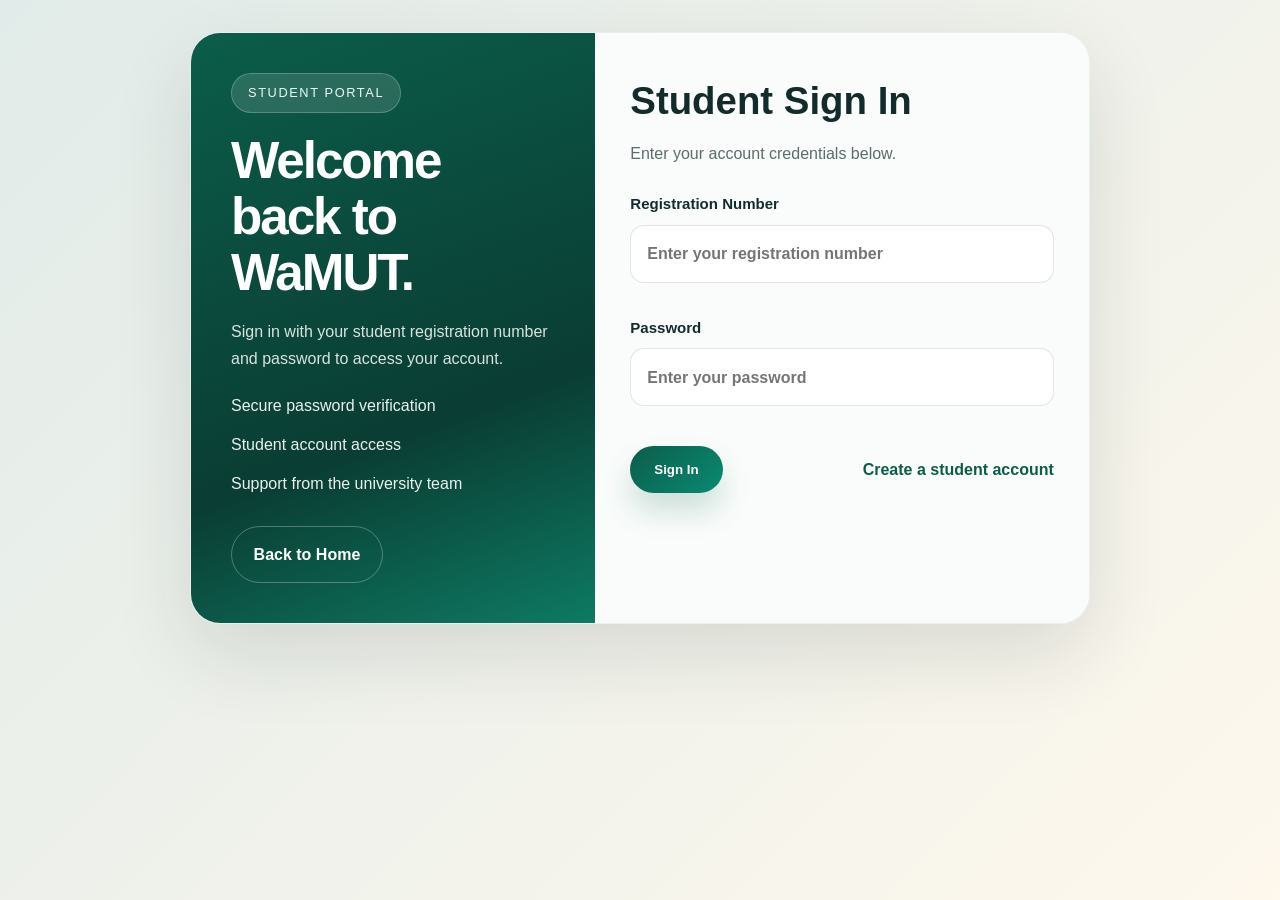
<file: login.html>
<!DOCTYPE html>
<html lang="en">

<head>
    <meta charset="UTF-8">
    <meta name="viewport" content="width=device-width, initial-scale=1.0">
    <meta name="description" content="Sign in to the WaMUT student portal.">
    <title>Student Sign In | WaMUT</title>
    <link rel="icon" type="image/png" href="images/logo.png">
    <link rel="stylesheet" href="style.css">
</head>

<body class="auth-page registration-page">
    <div class="auth-shell auth-shell-small">
        <section class="auth-hero">
            <div class="auth-hero-content">
                <span class="eyebrow">Student portal</span>
                <h1>Welcome back to WaMUT.</h1>
                <p>Sign in with your student registration number and password to access your account.</p>
                <ul>
                    <li>Secure password verification</li>
                    <li>Student account access</li>
                    <li>Support from the university team</li>
                </ul>
                <a href="main website.html" class="ghost-btn">Back to Home</a>
            </div>
        </section>

        <section class="auth-card">
            <div class="card-header">
                <h2>Student Sign In</h2>
                <p>Enter your account credentials below.</p>
            </div>

            <form id="studentLoginForm" action="authenticate.php" method="post">
                <div class="form-grid single-col">
                    <label class="field" for="registrationNumber">
                        <span>Registration Number</span>
                        <input id="registrationNumber" name="registration_number" type="text" autocomplete="username" placeholder="Enter your registration number" maxlength="50" required>
                    </label>
                    <label class="field" for="password">
                        <span>Password</span>
                        <input id="password" name="password" type="password" autocomplete="current-password" placeholder="Enter your password" required>
                    </label>
                </div>

                <div class="form-actions">
                    <button type="submit" class="primary-btn">Sign In</button>
                    <a href="registration.html" class="secondary-link">Create a student account</a>
                </div>
                <div id="formMessage" class="success-banner" aria-live="polite"></div>
            </form>
        </section>
    </div>
    <script src="script.js"></script>
</body>

</html>
</file>
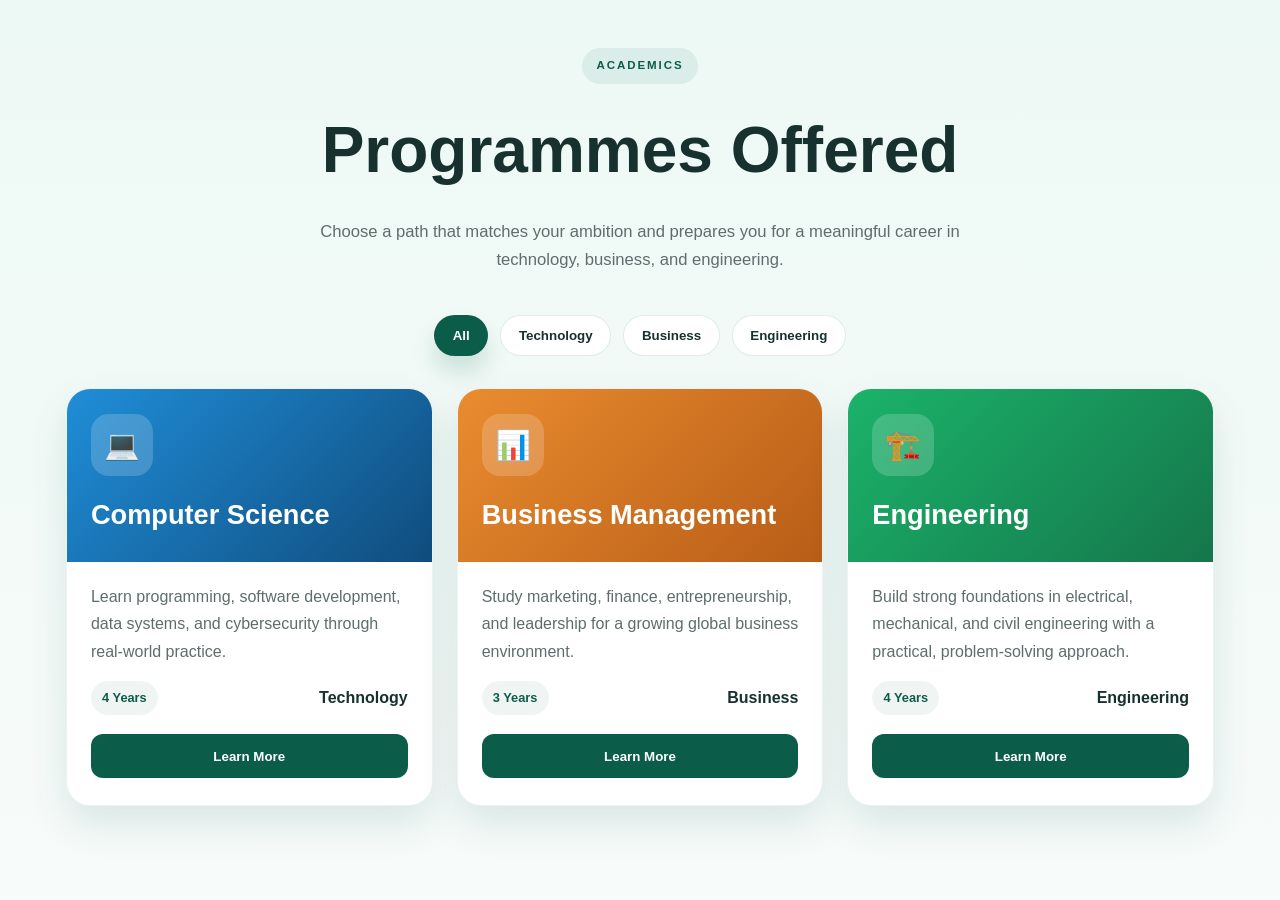
<file: program offered.html>
<!DOCTYPE html>
<html lang="en">

<head>
    <meta charset="UTF-8">
    <meta name="viewport" content="width=device-width, initial-scale=1.0">
    <title>Programmes Offered | WaMUT</title>
    <meta name="description" content="Explore the programmes offered at Wangari Maathai University of Technology.">
    <link rel="stylesheet" href="programs.css">
</head>

<body class="programs-page">
    <div class="container">
        <header class="page-header">
            <span class="eyebrow">Academics</span>
            <h1>Programmes Offered</h1>
            <p>Choose a path that matches your ambition and prepares you for a meaningful career in technology, business, and engineering.</p>
        </header>

        <div class="filter-bar">
            <button class="filter-btn active" data-filter="all">All</button>
            <button class="filter-btn" data-filter="technology">Technology</button>
            <button class="filter-btn" data-filter="business">Business</button>
            <button class="filter-btn" data-filter="engineering">Engineering</button>
        </div>

        <main class="courses-grid">
            <article class="course-card" data-category="technology">
                <div class="card-top cs">
                    <div class="card-icon">💻</div>
                    <h2>Computer Science</h2>
                </div>
                <div class="card-body">
                    <p>Learn programming, software development, data systems, and cybersecurity through real-world practice.</p>
                    <div class="course-details">
                        <span class="course-tag">4 Years</span>
                        <span>Technology</span>
                    </div>
                    <button class="learn-btn" type="button">Learn More</button>
                </div>
            </article>

            <article class="course-card" data-category="business">
                <div class="card-top biz">
                    <div class="card-icon">📊</div>
                    <h2>Business Management</h2>
                </div>
                <div class="card-body">
                    <p>Study marketing, finance, entrepreneurship, and leadership for a growing global business environment.</p>
                    <div class="course-details">
                        <span class="course-tag">3 Years</span>
                        <span>Business</span>
                    </div>
                    <button class="learn-btn" type="button">Learn More</button>
                </div>
            </article>

            <article class="course-card" data-category="engineering">
                <div class="card-top eng">
                    <div class="card-icon">🏗️</div>
                    <h2>Engineering</h2>
                </div>
                <div class="card-body">
                    <p>Build strong foundations in electrical, mechanical, and civil engineering with a practical, problem-solving approach.</p>
                    <div class="course-details">
                        <span class="course-tag">4 Years</span>
                        <span>Engineering</span>
                    </div>
                    <button class="learn-btn" type="button">Learn More</button>
                </div>
            </article>
        </main>
    </div>

    <script src="programs.js"></script>
</body>

</html>
</file>
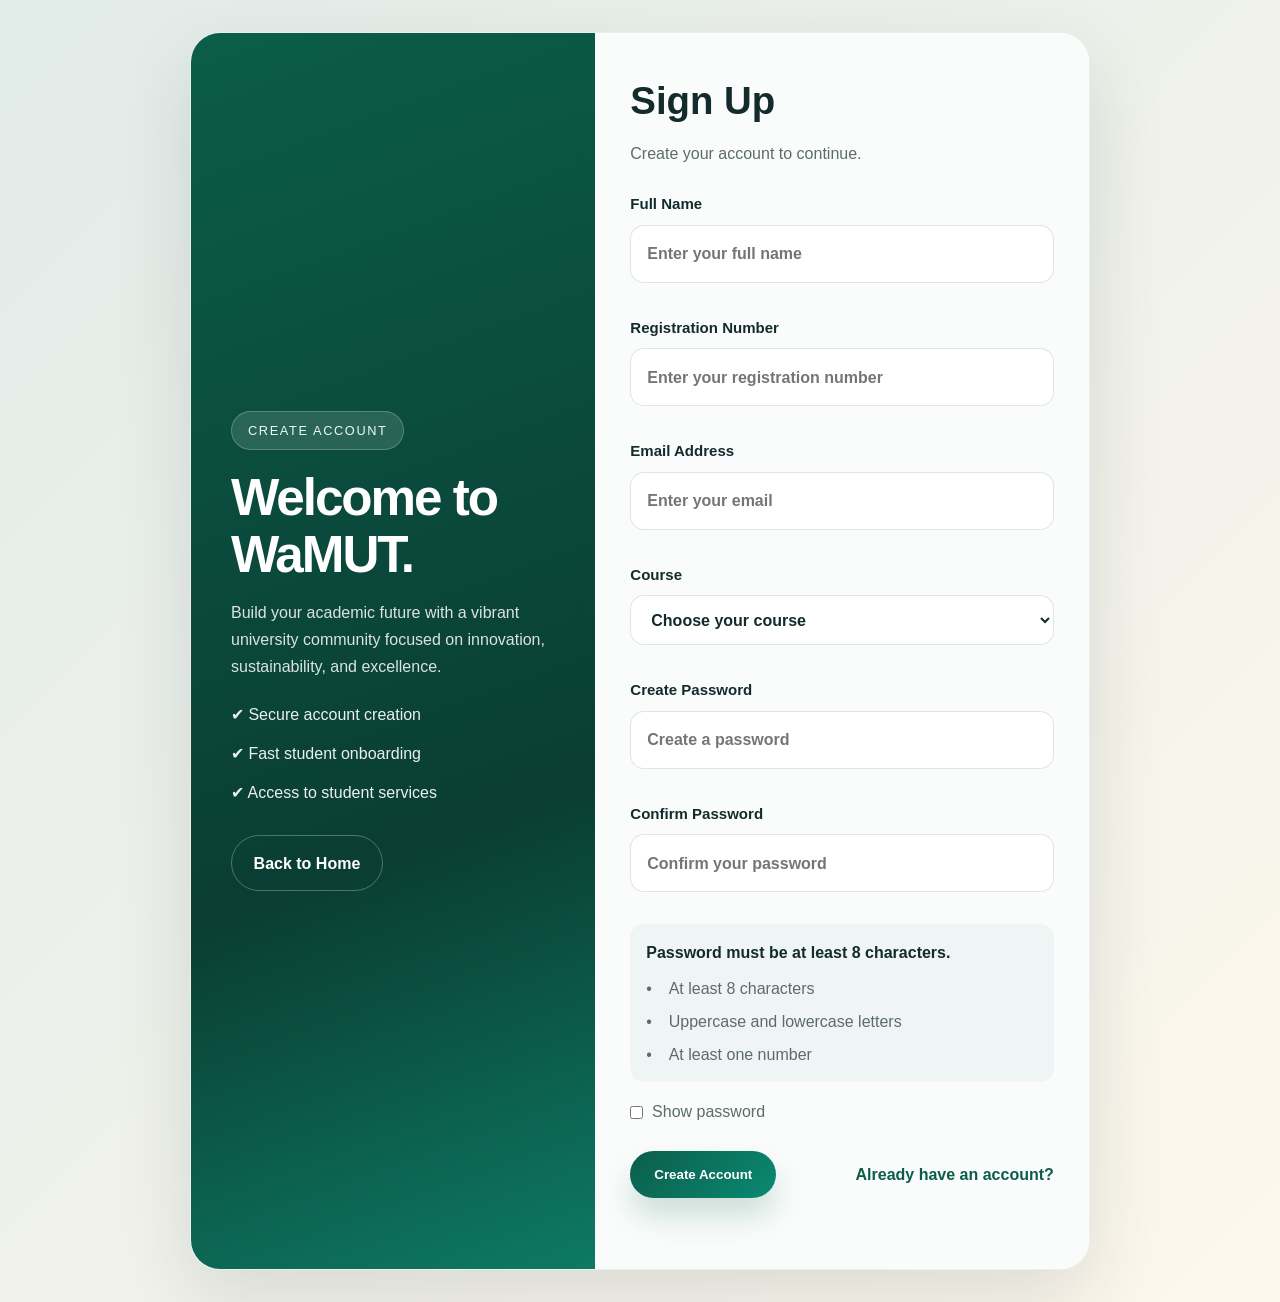
<file: registration.html>
<!DOCTYPE html>
<html lang="en">

<head>
    <meta charset="UTF-8">
    <meta name="viewport" content="width=device-width, initial-scale=1.0">
    <title>WaMUT Registration</title>
    <meta name="description" content="Create an account for Wangari Maathai University of Technology.">
    <link rel="icon" type="image/png" href="images/logo.png">
    <link rel="stylesheet" href="style.css">
</head>

<body class="auth-page registration-page">
    <div class="auth-shell auth-shell-small">
        <div class="auth-hero">
            <div class="auth-hero-content">
                <span class="eyebrow">Create account</span>
                <h1>Welcome to WaMUT.</h1>
                <p>Build your academic future with a vibrant university community focused on innovation, sustainability, and excellence.</p>
                <ul>
                    <li>✔ Secure account creation</li>
                    <li>✔ Fast student onboarding</li>
                    <li>✔ Access to student services</li>
                </ul>
                <a href="main website.html" class="ghost-btn">Back to Home</a>
            </div>
        </div>

        <div class="auth-card">
            <div class="card-header">
                <h2>Sign Up</h2>
                <p>Create your account to continue.</p>
            </div>

            <form id="registrationForm" action="register.php" method="post" data-server-submit="true" novalidate>
                <div class="form-grid single-col">
                    <label class="field">
                        <span>Full Name</span>
                        <input type="text" name="fullName" placeholder="Enter your full name" required>
                    </label>

                    <label class="field">
                        <span>Registration Number</span>
                        <input type="text" name="registration_number" placeholder="Enter your registration number" maxlength="50" required>
                    </label>

                    <label class="field">
                        <span>Email Address</span>
                        <input type="email" name="email" placeholder="Enter your email" required>
                    </label>

                    <label class="field">
                        <span>Course</span>
                        <select name="course" required>
                            <option value="">Choose your course</option>
                            <option value="Computer Science">Computer Science</option>
                            <option value="Business Management">Business Management</option>
                            <option value="Engineering">Engineering</option>
                        </select>
                    </label>

                    <label class="field">
                        <span>Create Password</span>
                        <input type="password" id="password" name="password" placeholder="Create a password" required minlength="8">
                    </label>

                    <label class="field">
                        <span>Confirm Password</span>
                        <input type="password" id="confirmPassword" name="confirm_password" placeholder="Confirm your password" required>
                    </label>
                </div>

                <div class="password-checks" aria-live="polite">
                    <p id="passwordStrength">Password must be at least 8 characters.</p>
                    <ul>
                        <li id="lengthCheck">At least 8 characters</li>
                        <li id="caseCheck">Uppercase and lowercase letters</li>
                        <li id="numberCheck">At least one number</li>
                    </ul>
                </div>

                <div class="checkbox-row">
                    <label>
                        <input type="checkbox" id="showPassword">
                        Show password
                    </label>
                </div>

                <div class="form-actions">
                    <button type="submit" class="primary-btn">Create Account</button>
                    <a href="login.html" class="secondary-link">Already have an account?</a>
                </div>

                <div id="formMessage" class="success-banner" aria-live="polite"></div>
            </form>
        </div>
    </div>

    <script src="script.js"></script>
</body>

</html>
</file>
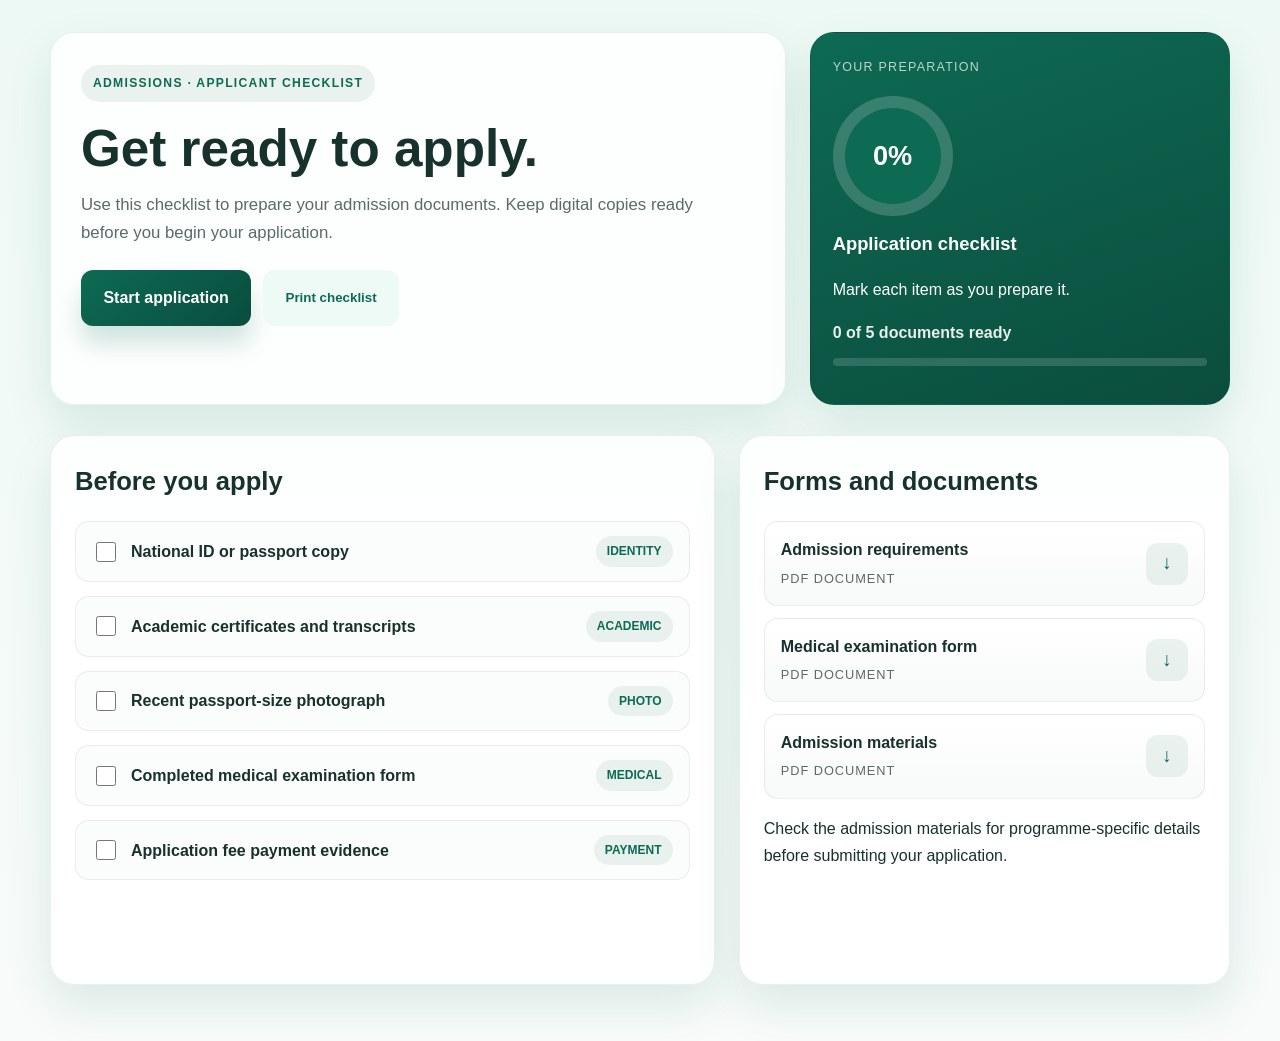
<file: requrements.html>
<!DOCTYPE html>
<html lang="en">

<head>
	<meta charset="UTF-8">
	<meta name="viewport" content="width=device-width, initial-scale=1.0">
	<meta name="description" content="Review admission requirements and prepare your application to WaMUT.">
	<title>Admission Requirements | WaMUT</title>
	<link rel="stylesheet" href="requirements.css">
</head>

<body>
	<main class="requirements-page">
		<div class="page-shell">
			<section class="hero" aria-labelledby="pageTitle">
				<div class="hero-copy">
					<span class="eyebrow">Admissions · Applicant checklist</span>
					<h1 id="pageTitle">Get ready to apply.</h1>
					<p>Use this checklist to prepare your admission documents. Keep digital copies ready before you begin your application.</p>
					<div class="cta-row">
						<a class="btn primary-btn" href="registration.html">Start application</a>
						<button class="btn secondary-btn" id="printButton" type="button">Print checklist</button>
					</div>
				</div>

				<aside class="summary-card" aria-label="Checklist progress">
					<span class="mini-label">Your preparation</span>
					<div class="progress-box">
						<div class="progress-ring" role="img" aria-label="0 percent complete">
							<span class="progress-value" id="progressValue">0%</span>
						</div>
						<h2>Application checklist</h2>
						<p>Mark each item as you prepare it.</p>
						<div class="progress-status">
							<span id="progressText" aria-live="polite">0 of 5 documents ready</span>
						</div>
						<div class="progress-bar" role="progressbar" aria-label="Checklist completion" aria-valuemin="0" aria-valuemax="100" aria-valuenow="0">
							<span id="progressBar"></span>
						</div>
					</div>
				</aside>
			</section>

			<section class="content-grid" aria-label="Admission preparation">
				<div class="requirements-panel">
					<h2 class="section-title">Before you apply</h2>
					<ul class="checklist">
						<li class="check-item">
							<label class="check-row">
								<input class="requirement-checkbox" type="checkbox">
								<span>National ID or passport copy</span>
							</label>
							<span class="check-pill">Identity</span>
						</li>
						<li class="check-item">
							<label class="check-row">
								<input class="requirement-checkbox" type="checkbox">
								<span>Academic certificates and transcripts</span>
							</label>
							<span class="check-pill">Academic</span>
						</li>
						<li class="check-item">
							<label class="check-row">
								<input class="requirement-checkbox" type="checkbox">
								<span>Recent passport-size photograph</span>
							</label>
							<span class="check-pill">Photo</span>
						</li>
						<li class="check-item">
							<label class="check-row">
								<input class="requirement-checkbox" type="checkbox">
								<span>Completed medical examination form</span>
							</label>
							<span class="check-pill">Medical</span>
						</li>
						<li class="check-item">
							<label class="check-row">
								<input class="requirement-checkbox" type="checkbox">
								<span>Application fee payment evidence</span>
							</label>
							<span class="check-pill">Payment</span>
						</li>
					</ul>
					<div class="notice" id="completionNotice" role="status" aria-live="polite">
						Your checklist is complete. You are ready to start your application.
					</div>
				</div>

				<aside class="downloads-panel">
					<h2>Forms and documents</h2>
					<div class="download-list">
						<a class="download-card" href="documents/requrements.pdf" target="_blank" rel="noopener">
							<span><span class="doc-name">Admission requirements</span><br><span class="doc-type">PDF document</span></span>
							<span class="download-icon" aria-hidden="true">↓</span>
						</a>
						<a class="download-card" href="documents/medical.pdf" target="_blank" rel="noopener">
							<span><span class="doc-name">Medical examination form</span><br><span class="doc-type">PDF document</span></span>
							<span class="download-icon" aria-hidden="true">↓</span>
						</a>
						<a class="download-card" href="documents/admission_material.pdf" target="_blank" rel="noopener">
							<span><span class="doc-name">Admission materials</span><br><span class="doc-type">PDF document</span></span>
							<span class="download-icon" aria-hidden="true">↓</span>
						</a>
					</div>
					<p class="document-note">Check the admission materials for programme-specific details before submitting your application.</p>
				</aside>
			</section>
		</div>
	</main>
	<script src="requirements.js" defer></script>
</body>

</html>
</file>
<file: style.css>
:root {
    --primary: #0b5d4a;
    --primary-dark: #083f30;
    --accent: #f2b84b;
    --accent-2: #d8f3dc;
    --bg: #f5f9f7;
    --card: #ffffff;
    --dark: #132b2b;
    --muted: #5c6b6b;
    --shadow: 0 18px 48px rgba(11, 93, 74, 0.12);
    --radius: 22px;
}

* {
    box-sizing: border-box;
    margin: 0;
    padding: 0;
}

html {
    scroll-behavior: smooth;
}

body {
    font-family: Arial, Helvetica, sans-serif;
    background: linear-gradient(180deg, #edf9f5 0%, #f9fbfa 100%);
    color: var(--dark);
    line-height: 1.7;
}

img {
    max-width: 100%;
    display: block;
}

a {
    text-decoration: none;
    color: inherit;
}

.container {
    width: min(1200px, 92%);
    margin: 0 auto;
}

.topbar {
    background: rgba(7, 48, 40, 0.94);
    color: white;
    font-size: 0.9rem;
    padding: 0.8rem 0;
}

.topbar .container {
    display: flex;
    justify-content: space-between;
    gap: 1rem;
    align-items: center;
    flex-wrap: wrap;
}

.topbar .info {
    display: flex;
    gap: 1.25rem;
    flex-wrap: wrap;
}

.topbar a {
    color: #e4f7f0;
}

.navbar {
    position: sticky;
    top: 0;
    z-index: 1000;
    background: rgba(255, 255, 255, 0.9);
    backdrop-filter: blur(10px);
    box-shadow: 0 8px 22px rgba(8, 38, 30, 0.08);
}

.nav-inner {
    display: flex;
    justify-content: space-between;
    align-items: center;
    min-height: 78px;
    gap: 2rem;
}

.brand {
    display: flex;
    align-items: center;
    gap: 0.9rem;
    font-weight: 700;
    color: var(--dark);
}

.brand-mark {
    width: 52px;
    height: 52px;
    border-radius: 50%;
    background: linear-gradient(135deg, var(--primary), #137a66);
    color: white;
    display: grid;
    place-items: center;
    box-shadow: var(--shadow);
    font-size: 1.5rem;
}

.brand-text small {
    display: block;
    color: var(--muted);
    font-size: 0.68rem;
    letter-spacing: 0.12rem;
    text-transform: uppercase;
}

.nav-links {
    display: flex;
    align-items: center;
    gap: 1.25rem;
    list-style: none;
    flex-wrap: wrap;
}

.nav-links a {
    color: var(--dark);
    font-weight: 600;
    opacity: 0.82;
    transition: 0.2s ease;
}

.nav-links a:hover,
.nav-links a:focus {
    opacity: 1;
    color: var(--primary);
}

.nav-actions {
    display: flex;
    align-items: center;
    gap: 0.85rem;
}

.btn {
    border: none;
    cursor: pointer;
    display: inline-flex;
    align-items: center;
    justify-content: center;
    gap: 0.5rem;
    padding: 0.9rem 1.5rem;
    border-radius: 999px;
    font-weight: 700;
    transition: transform 0.25s ease, box-shadow 0.25s ease;
}

.btn:hover {
    transform: translateY(-2px);
}

.btn-primary {
    background: linear-gradient(135deg, var(--primary), #0a8a72);
    color: white;
    box-shadow: 0 16px 28px rgba(11, 93, 74, 0.22);
}

.btn-secondary {
    background: #fff;
    color: var(--primary);
    border: 1px solid rgba(11, 93, 74, 0.15);
}

.menu-toggle {
    display: none;
    width: 48px;
    height: 48px;
    border-radius: 50%;
    border: 1px solid rgba(11, 93, 74, 0.15);
    background: #fff;
    color: var(--dark);
    font-size: 1.3rem;
    cursor: pointer;
}

.hero {
    position: relative;
    background-image: linear-gradient(110deg, rgba(3, 32, 28, 0.76), rgba(9, 72, 61, 0.55)), url('images/school gate.png');
    background-size: cover;
    background-position: center;
    min-height: 740px;
    display: flex;
    align-items: center;
    color: white;
    overflow: hidden;
}

.hero::after {
    content: "";
    position: absolute;
    inset: auto 0 0 0;
    height: 150px;
    background: linear-gradient(180deg, rgba(255, 255, 255, 0), rgba(255, 255, 255, 0.08));
}

.hero .container {
    position: relative;
    z-index: 1;
}

.hero-inner {
    width: min(700px, 100%);
    padding: 4rem 0 5rem;
}

.eyebrow {
    display: inline-block;
    background: rgba(255, 255, 255, 0.13);
    border: 1px solid rgba(255, 255, 255, 0.22);
    color: #eafaf6;
    padding: 0.5rem 1rem;
    border-radius: 999px;
    font-size: 0.8rem;
    letter-spacing: 0.1rem;
    text-transform: uppercase;
    margin-bottom: 1.25rem;
}

h1 {
    font-size: clamp(2.4rem, 5vw, 5rem);
    line-height: 1.05;
    margin-bottom: 1rem;
    letter-spacing: -0.04em;
}

.hero-subtitle {
    font-size: 1.15rem;
    max-width: 620px;
    color: rgba(255, 255, 255, 0.9);
    margin-bottom: 2rem;
}

.hero-actions {
    display: flex;
    flex-wrap: wrap;
    gap: 1rem;
    margin-bottom: 2.25rem;
}

.hero-stats {
    display: grid;
    grid-template-columns: repeat(3, minmax(120px, 1fr));
    gap: 1rem;
    max-width: 560px;
}

.stat-box {
    background: rgba(255, 255, 255, 0.09);
    border: 1px solid rgba(255, 255, 255, 0.18);
    border-radius: 18px;
    padding: 1rem 0.8rem;
    text-align: center;
}

.stat-box strong {
    display: block;
    font-size: clamp(1.4rem, 2vw, 2rem);
    color: white;
}

.stat-box span {
    color: rgba(255, 255, 255, 0.8);
    font-size: 0.82rem;
}

section {
    padding: 6rem 0;
}

.section-heading {
    margin-bottom: 2.5rem;
    text-align: center;
}

.section-heading .tag {
    display: inline-block;
    margin-bottom: 0.75rem;
    color: var(--primary);
    font-weight: 700;
    text-transform: uppercase;
    letter-spacing: 0.12rem;
    font-size: 0.75rem;
}

.section-heading h2 {
    font-size: clamp(2rem, 3vw, 3rem);
    margin-bottom: 0.8rem;
}

.section-heading p {
    max-width: 680px;
    margin: 0 auto;
    color: var(--muted);
    font-size: 1.05rem;
}

.about-grid {
    display: grid;
    grid-template-columns: 1.1fr 0.9fr;
    gap: 2rem;
    align-items: center;
}

.about-content p {
    color: var(--muted);
    margin-bottom: 1rem;
    font-size: 1.04rem;
}

.feature-list {
    display: grid;
    grid-template-columns: repeat(2, minmax(180px, 1fr));
    gap: 1rem;
    margin-top: 1.5rem;
}

.feature-item {
    background: rgba(11, 93, 74, 0.03);
    border: 1px solid rgba(11, 93, 74, 0.07);
    border-radius: 16px;
    padding: 1rem 1.1rem;
    font-weight: 700;
    color: var(--dark);
}

.about-image-wrap {
    position: relative;
}

.about-image-wrap img {
    border-radius: var(--radius);
    box-shadow: var(--shadow);
    min-height: 520px;
    object-fit: cover;
}

.floating-badge {
    position: absolute;
    right: -10px;
    bottom: 28px;
    background: var(--card);
    color: var(--dark);
    border-radius: 18px;
    box-shadow: var(--shadow);
    padding: 1rem 1.1rem;
    min-width: 200px;
}

.floating-badge strong {
    display: block;
    font-size: 1.4rem;
    color: var(--primary);
}

.program-grid,
.feature-grid,
.testimonials-grid,
.gallery-grid,
.admission-grid {
    display: grid;
    gap: 1.5rem;
}

.program-grid {
    grid-template-columns: repeat(3, minmax(220px, 1fr));
}

.program-card,
.feature-card,
.testimonial,
.gallery-item,
.admission-step {
    background: var(--card);
    border: 1px solid rgba(17, 30, 26, 0.06);
    border-radius: var(--radius);
    box-shadow: 0 16px 30px rgba(15, 37, 31, 0.05);
}

.program-card {
    padding: 1.7rem;
}

.program-icon {
    width: 62px;
    height: 62px;
    border-radius: 18px;
    display: grid;
    place-items: center;
    font-size: 1.7rem;
    background: rgba(11, 93, 74, 0.1);
    color: var(--primary);
    margin-bottom: 1rem;
}

.program-card h3 {
    font-size: 1.4rem;
    margin-bottom: 0.6rem;
}

.program-card p {
    color: var(--muted);
    margin-bottom: 1rem;
}

.program-card a {
    color: var(--primary);
    font-weight: 700;
}

.feature-grid {
    grid-template-columns: repeat(4, minmax(180px, 1fr));
}

.feature-card {
    padding: 1.7rem 1.4rem;
    text-align: center;
}

.feature-card .icon {
    width: 64px;
    height: 64px;
    border-radius: 18px;
    margin: 0 auto 1rem;
    display: grid;
    place-items: center;
    font-size: 1.8rem;
    background: linear-gradient(135deg, rgba(11, 93, 74, 0.12), rgba(242, 184, 75, 0.18));
    color: var(--primary);
}

.feature-card h3 {
    margin-bottom: 0.5rem;
}

.feature-card p {
    color: var(--muted);
    font-size: 0.96rem;
}

.stats-band {
    background: linear-gradient(135deg, var(--primary-dark), var(--primary));
    color: white;
    padding: 1.75rem 0;
}

.stats-grid {
    display: grid;
    grid-template-columns: repeat(4, minmax(120px, 1fr));
    gap: 1.25rem;
    text-align: center;
}

.stats-grid .num {
    font-size: clamp(2rem, 4vw, 3rem);
    font-weight: 800;
    display: block;
}

.stats-grid span {
    opacity: 0.82;
}

.gallery-grid {
    grid-template-columns: repeat(3, minmax(200px, 1fr));
}

.gallery-item {
    overflow: hidden;
    position: relative;
    min-height: 270px;
}

.gallery-item img {
    width: 100%;
    height: 100%;
    object-fit: cover;
    transition: transform 0.35s ease;
}

.gallery-item:hover img {
    transform: scale(1.05);
}

.gallery-item .caption {
    position: absolute;
    left: 1rem;
    right: 1rem;
    bottom: 1rem;
    background: rgba(9, 41, 34, 0.54);
    color: white;
    padding: 0.8rem 0.9rem;
    border-radius: 12px;
    backdrop-filter: blur(8px);
}

.admission-grid {
    grid-template-columns: repeat(4, minmax(200px, 1fr));
}

.admission-step {
    padding: 1.6rem 1.2rem;
    text-align: center;
}

.step-number {
    width: 46px;
    height: 46px;
    border-radius: 50%;
    display: grid;
    place-items: center;
    margin: 0 auto 1rem;
    background: var(--accent);
    color: var(--primary-dark);
    font-weight: 800;
}

.admission-step h3 {
    margin-bottom: 0.5rem;
}

.admission-step p {
    color: var(--muted);
    font-size: 0.96rem;
}

.testimonials-grid {
    grid-template-columns: repeat(3, minmax(220px, 1fr));
}

.testimonial {
    padding: 1.7rem;
}

.quote {
    font-size: 1.15rem;
    color: var(--dark);
    margin-bottom: 1rem;
}

.person {
    display: flex;
    align-items: center;
    gap: 0.9rem;
    margin-top: 1rem;
}

.person .avatar {
    width: 48px;
    height: 48px;
    border-radius: 50%;
    background: linear-gradient(135deg, var(--primary), #5cc0a3);
    color: white;
    display: grid;
    place-items: center;
    font-weight: 700;
}

.person small {
    display: block;
    color: var(--muted);
}

.contact-wrap {
    display: grid;
    grid-template-columns: 0.9fr 1.1fr;
    gap: 2rem;
    align-items: start;
}

.contact-card,
.contact-form {
    background: var(--card);
    border-radius: var(--radius);
    box-shadow: var(--shadow);
    border: 1px solid rgba(15, 37, 31, 0.06);
}

.contact-card {
    padding: 2rem;
}

.contact-card h3 {
    margin-bottom: 0.9rem;
    font-size: 1.9rem;
}

.contact-list {
    list-style: none;
    display: grid;
    gap: 1rem;
    margin-top: 1.5rem;
}

.contact-list li {
    display: flex;
    gap: 0.8rem;
    align-items: flex-start;
    color: var(--muted);
}

.contact-list .dot {
    width: 36px;
    height: 36px;
    border-radius: 12px;
    background: rgba(11, 93, 74, 0.08);
    display: grid;
    place-items: center;
    color: var(--primary);
    font-weight: 700;
}

.contact-form {
    padding: 2rem;
}

.contact-form form {
    display: grid;
    gap: 1rem;
}

.input-row {
    display: grid;
    grid-template-columns: repeat(2, minmax(180px, 1fr));
    gap: 1rem;
}

.contact-form input,
.contact-form textarea,
.contact-form select {
    width: 100%;
    border: 1px solid rgba(19, 43, 43, 0.12);
    border-radius: 15px;
    background: #fbfdfc;
    padding: 0.95rem 1rem;
    font: inherit;
    color: var(--dark);
}

.contact-form textarea {
    min-height: 140px;
    resize: vertical;
}

footer {
    background: var(--dark);
    color: rgba(255, 255, 255, 0.82);
    padding: 2rem 0;
}

.footer-inner {
    display: flex;
    justify-content: space-between;
    align-items: center;
    gap: 1rem;
    flex-wrap: wrap;
}

.footer-links {
    display: flex;
    gap: 1rem;
    flex-wrap: wrap;
}

.reveal {
    opacity: 0;
    transform: translateY(32px);
    transition: opacity 0.7s ease, transform 0.7s ease;
}

.reveal.visible {
    opacity: 1;
    transform: translateY(0);
}

@media (max-width: 980px) {
    .nav-links {
        position: absolute;
        left: 0;
        right: 0;
        top: 100%;
        background: rgba(255, 255, 255, 0.98);
        padding: 1rem 5%;
        box-shadow: 0 12px 24px rgba(0, 0, 0, 0.08);
        display: none;
        flex-direction: column;
        align-items: flex-start;
    }

    .nav-links.open {
        display: flex;
    }

    .menu-toggle {
        display: inline-grid;
        place-items: center;
    }

    .nav-actions .btn-secondary {
        display: none;
    }

    .about-grid,
    .contact-wrap,
    .program-grid,
    .feature-grid,
    .gallery-grid,
    .admission-grid,
    .testimonials-grid {
        grid-template-columns: 1fr 1fr;
    }

    .about-grid,
    .contact-wrap {
        grid-template-columns: 1fr;
    }
}

@media (max-width: 640px) {
    .hero {
        min-height: 620px;
    }

    .hero-stats,
    .stats-grid,
    .program-grid,
    .feature-grid,
    .gallery-grid,
    .admission-grid,
    .testimonials-grid,
    .input-row {
        grid-template-columns: 1fr;
    }

    .hero-actions {
        flex-direction: column;
        align-items: stretch;
    }

    .nav-inner {
        min-height: 70px;
    }

    .brand-text {
        display: none;
    }
}

.auth-page {
    min-height: 100vh;
    background: linear-gradient(135deg, rgba(11, 93, 74, 0.12), rgba(242, 184, 75, 0.1));
    padding: 2rem 1rem;
}

.auth-shell {
    max-width: 1180px;
    margin: 0 auto;
    display: grid;
    grid-template-columns: 0.9fr 1.1fr;
    background: rgba(255, 255, 255, 0.8);
    backdrop-filter: blur(8px);
    border: 1px solid rgba(11, 93, 74, 0.08);
    border-radius: 30px;
    overflow: hidden;
    box-shadow: 0 30px 80px rgba(15, 37, 31, 0.12);
}

.auth-hero {
    background: linear-gradient(160deg, #0b5d4a, #0a3d33 65%, #0d7a62);
    color: white;
    padding: 2.5rem;
    display: flex;
    align-items: center;
}

.auth-hero-content {
    max-width: 440px;
}

.auth-hero-content h1 {
    font-size: clamp(2.2rem, 4vw, 3.4rem);
    line-height: 1.1;
    margin-bottom: 1rem;
}

.auth-hero-content p {
    color: rgba(255, 255, 255, 0.85);
    margin-bottom: 1.25rem;
}

.auth-hero-content ul {
    list-style: none;
    margin: 0 0 1.8rem;
    display: grid;
    gap: 0.75rem;
    color: rgba(255, 255, 255, 0.92);
}

.ghost-btn {
    display: inline-flex;
    align-items: center;
    justify-content: center;
    padding: 0.85rem 1.35rem;
    border-radius: 999px;
    border: 1px solid rgba(255, 255, 255, 0.28);
    color: white;
    font-weight: 700;
    transition: transform 0.2s ease, background 0.2s ease;
}

.ghost-btn:hover {
    transform: translateY(-1px);
    background: rgba(255, 255, 255, 0.08);
}

.auth-card {
    padding: 2.2rem;
    background: #f9fcfb;
}

.card-header {
    margin-bottom: 1.5rem;
}

.card-header h2 {
    font-size: clamp(1.8rem, 3vw, 2.4rem);
    margin-bottom: 0.4rem;
}

.card-header p {
    color: var(--muted);
}

.form-grid {
    display: grid;
    grid-template-columns: repeat(2, minmax(180px, 1fr));
    gap: 1rem;
}

.field {
    display: grid;
    gap: 0.5rem;
    margin-bottom: 1rem;
    color: var(--dark);
    font-weight: 600;
}

.field span,
.radio-group span {
    font-size: 0.94rem;
}

.field input,
.field select,
.field textarea {
    border: 1px solid rgba(19, 43, 43, 0.12);
    background: white;
    border-radius: 14px;
    padding: 0.9rem 1rem;
    font: inherit;
    color: var(--dark);
    transition: border-color 0.2s ease, box-shadow 0.2s ease, transform 0.2s ease;
}

.field input:focus,
.field select:focus,
.field textarea:focus {
    border-color: rgba(11, 93, 74, 0.75);
    box-shadow: 0 0 0 4px rgba(11, 93, 74, 0.09);
    outline: none;
}

.field textarea {
    min-height: 110px;
    resize: vertical;
}

.radio-group {
    margin: 0.25rem 0 1.3rem;
    display: grid;
    gap: 0.6rem;
}

.choice-row {
    display: flex;
    flex-wrap: wrap;
    gap: 1rem;
    color: var(--muted);
}

.choice-row label {
    display: inline-flex;
    align-items: center;
    gap: 0.45rem;
    padding: 0.35rem 0.5rem;
    border-radius: 999px;
    background: rgba(11, 93, 74, 0.04);
}

.upload-group {
    display: grid;
    gap: 1rem;
    margin: 1.4rem 0;
}

.upload-group h3 {
    font-size: 1.15rem;
    color: var(--dark);
}

.upload-box {
    display: grid;
    gap: 0.45rem;
    padding: 1rem 1rem 0.9rem;
    border: 1px dashed rgba(11, 93, 74, 0.35);
    border-radius: 16px;
    background: rgba(11, 93, 74, 0.02);
    color: var(--dark);
    font-weight: 600;
}

.file-input {
    width: 100%;
    padding: 0.7rem 0.6rem;
    border: 1px solid rgba(19, 43, 43, 0.08);
    border-radius: 12px;
    background: white;
}

.file-name {
    color: var(--muted);
    font-size: 0.82rem;
}

.form-actions {
    display: flex;
    justify-content: space-between;
    align-items: center;
    gap: 1rem;
    flex-wrap: wrap;
    margin-top: 1.5rem;
}

.primary-btn {
    background: linear-gradient(135deg, var(--primary), #0a8a72);
    color: white;
    font-weight: 700;
    border: none;
    border-radius: 999px;
    padding: 1rem 1.5rem;
    cursor: pointer;
    transition: transform 0.2s ease, box-shadow 0.2s ease;
    box-shadow: 0 18px 30px rgba(11, 93, 74, 0.18);
}

.primary-btn:hover {
    transform: translateY(-1px);
}

.secondary-link {
    color: var(--primary);
    font-weight: 700;
}

.success-banner {
    min-height: 20px;
    margin-top: 1rem;
    color: #0d6f52;
    font-weight: 700;
    opacity: 0;
    transform: translateY(8px);
    transition: opacity 0.25s ease, transform 0.25s ease;
}

.success-banner.visible {
    opacity: 1;
    transform: translateY(0);
}

.registration-page .auth-shell {
    max-width: 900px;
}

.single-col {
    grid-template-columns: 1fr;
}

.checkbox-row {
    margin: 1rem 0;
    color: var(--muted);
}

.checkbox-row label {
    display: inline-flex;
    align-items: center;
    gap: 0.55rem;
    cursor: pointer;
}

.password-checks {
    margin: 1rem 0;
    padding: 0.9rem 1rem;
    border-radius: 14px;
    background: rgba(11, 93, 74, 0.04);
    color: var(--muted);
}

.password-checks p {
    margin-bottom: 0.6rem;
    font-weight: 700;
    color: var(--dark);
}

.password-checks ul {
    list-style: none;
    display: grid;
    gap: 0.35rem;
}

.password-checks li {
    position: relative;
    padding-left: 1.4rem;
}

.password-checks li::before {
    content: "•";
    position: absolute;
    left: 0;
    color: var(--muted);
}

.password-checks li.valid {
    color: #0d6f52;
}

.password-checks li.valid::before {
    content: "✓";
    color: #0d6f52;
}

@media (max-width: 900px) {
    .auth-shell {
        grid-template-columns: 1fr;
    }

    .auth-hero {
        padding-bottom: 1.5rem;
    }
}

@media (max-width: 640px) {
    .auth-page {
        padding: 1rem 0.75rem;
    }

    .auth-card,
    .auth-hero {
        padding: 1.4rem;
    }

    .form-grid {
        grid-template-columns: 1fr;
    }

    .form-actions {
        flex-direction: column;
        align-items: stretch;
    }

    .primary-btn,
    .ghost-btn {
        width: 100%;
    }
}
</file>
<file: engineering.css>
:root {
    --forest: #174a3b;
    --forest-dark: #10392f;
    --green: #2f7958;
    --gold: #e8bd59;
    --ink: #1b302a;
    --muted: #64736d;
    --paper: #f5f7f3;
    --white: #fffefa;
    --line: #dce5df;
}

* {
    box-sizing: border-box;
}

html {
    scroll-behavior: smooth;
}

body {
    margin: 0;
    color: var(--ink);
    background: var(--paper);
    font-family: "Trebuchet MS", "Segoe UI", sans-serif;
    line-height: 1.6;
}

button,
input,
select {
    font: inherit;
}

a {
    color: inherit;
}

.site-header {
    display: flex;
    min-height: 78px;
    align-items: center;
    justify-content: space-between;
    gap: 20px;
    padding: 0 max(5vw, calc((100vw - 1240px) / 2));
    background: var(--white);
    border-bottom: 1px solid var(--line);
}

.brand {
    display: inline-flex;
    align-items: center;
    gap: 11px;
    color: var(--forest);
    font-family: Georgia, "Times New Roman", serif;
    font-size: 1.15rem;
    font-weight: 700;
    text-decoration: none;
}

.brand-mark {
    display: grid;
    width: 42px;
    height: 42px;
    place-items: center;
    border: 1px solid var(--forest);
    border-radius: 50%;
    font-size: 1.3rem;
}

.brand small {
    display: block;
    color: var(--muted);
    font-family: "Trebuchet MS", "Segoe UI", sans-serif;
    font-size: 0.67rem;
    font-weight: 500;
}

.site-nav {
    display: flex;
    align-items: center;
    gap: 28px;
}

.site-nav a {
    color: var(--ink);
    font-size: 0.88rem;
    font-weight: 700;
    text-decoration: none;
}

.site-nav a:hover {
    color: var(--green);
}

.site-nav .nav-apply {
    display: inline-flex;
    min-height: 42px;
    align-items: center;
    padding: 0 18px;
    background: var(--forest);
    color: white;
}

.hero {
    display: grid;
    min-height: 535px;
    grid-template-columns: minmax(0, 1fr) minmax(300px, 0.82fr);
    background: var(--forest);
}

.hero-copy {
    align-self: center;
    max-width: 700px;
    padding: 68px max(5vw, calc((100vw - 1240px) / 2));
    padding-right: 54px;
    color: white;
    animation: rise-in 550ms ease both;
}

.eyebrow {
    margin: 0 0 14px;
    color: var(--green);
    font-size: 0.74rem;
    font-weight: 700;
    letter-spacing: 0.15em;
    text-transform: uppercase;
}

.hero .eyebrow {
    color: var(--gold);
}

.hero h1 {
    max-width: 590px;
    margin: 0;
    font-family: Georgia, "Times New Roman", serif;
    font-size: 56px;
    font-weight: 400;
    line-height: 1.04;
}

.hero-copy > p:not(.eyebrow) {
    max-width: 510px;
    margin: 21px 0 0;
    color: rgba(255, 255, 255, 0.8);
    font-size: 1rem;
}

.hero-actions {
    display: flex;
    align-items: center;
    flex-wrap: wrap;
    gap: 18px 24px;
    margin-top: 29px;
}

.button {
    display: inline-flex;
    min-height: 48px;
    align-items: center;
    justify-content: center;
    gap: 12px;
    padding: 0 18px;
    font-size: 0.87rem;
    font-weight: 700;
    text-decoration: none;
    transition: background 160ms ease, transform 160ms ease;
}

.button-primary {
    background: var(--gold);
    color: var(--forest-dark);
}

.button-primary:hover {
    background: #f0cd79;
    transform: translateY(-2px);
}

.text-link {
    color: white;
    font-size: 0.87rem;
    font-weight: 700;
    text-decoration-color: rgba(255, 255, 255, 0.5);
    text-underline-offset: 5px;
}

.hero-facts {
    display: flex;
    gap: 36px;
    margin-top: 49px;
    border-top: 1px solid rgba(255, 255, 255, 0.22);
    padding-top: 19px;
}

.hero-facts div {
    display: grid;
    gap: 2px;
}

.hero-facts strong {
    color: var(--gold);
    font-family: Georgia, "Times New Roman", serif;
    font-size: 1.5rem;
    font-weight: 400;
}

.hero-facts span {
    color: rgba(255, 255, 255, 0.74);
    font-size: 0.72rem;
}

.hero-image {
    min-height: 400px;
    background-image: linear-gradient(90deg, rgba(23, 74, 59, 0.12), rgba(16, 57, 47, 0.08)), url("images/school gate.png");
    background-position: center;
    background-size: cover;
}

.program-section {
    width: min(1240px, calc(100% - 48px));
    margin: 0 auto;
    padding: 74px 0 70px;
}

.section-heading {
    display: flex;
    align-items: end;
    justify-content: space-between;
    gap: 24px;
    margin-bottom: 25px;
}

.section-heading .eyebrow {
    margin-bottom: 7px;
}

.section-heading h2 {
    margin: 0;
    font-family: Georgia, "Times New Roman", serif;
    font-size: 36px;
    font-weight: 400;
    line-height: 1.18;
}

.result-count {
    margin: 0 0 4px;
    color: var(--muted);
    font-size: 0.84rem;
}

.program-tools {
    display: grid;
    grid-template-columns: minmax(220px, 1fr) minmax(200px, 0.42fr) auto;
    align-items: end;
    gap: 14px;
    margin-bottom: 24px;
    border-top: 1px solid var(--line);
    border-bottom: 1px solid var(--line);
    padding: 18px 0;
}

.search-field,
.filter-field {
    display: grid;
    gap: 5px;
}

.search-field {
    position: relative;
}

.search-field > span,
.filter-field > span {
    color: var(--muted);
    font-size: 0.72rem;
    font-weight: 700;
    letter-spacing: 0.04em;
    text-transform: uppercase;
}

.search-field .search-icon {
    position: absolute;
    top: 31px;
    left: 13px;
    color: var(--green);
    font-size: 1.2rem;
    pointer-events: none;
}

.search-field input,
.filter-field select {
    width: 100%;
    height: 44px;
    border: 1px solid var(--line);
    border-radius: 3px;
    outline: none;
    background: var(--white);
    color: var(--ink);
    padding: 0 12px;
}

.search-field input {
    padding-left: 39px;
}

.search-field input:focus,
.filter-field select:focus {
    border-color: var(--green);
    box-shadow: 0 0 0 3px rgba(47, 121, 88, 0.12);
}

.clear-button {
    height: 44px;
    border: 0;
    background: transparent;
    color: var(--forest);
    padding: 0 8px;
    cursor: pointer;
    font-size: 0.85rem;
    font-weight: 700;
    text-decoration: underline;
    text-underline-offset: 4px;
}

.clear-button:hover {
    color: var(--green);
}

.program-grid {
    display: grid;
    grid-template-columns: repeat(3, minmax(0, 1fr));
    gap: 14px;
}

.program-card {
    display: flex;
    min-width: 0;
    flex-direction: column;
    border: 1px solid var(--line);
    border-top: 3px solid var(--green);
    background: var(--white);
    padding: 23px 22px 18px;
    transition: border-color 180ms ease, transform 180ms ease, box-shadow 180ms ease;
    animation: rise-in 430ms ease both;
}

.program-card:hover {
    border-color: #b7cfc0;
    border-top-color: var(--gold);
    box-shadow: 0 12px 28px rgba(26, 60, 43, 0.08);
    transform: translateY(-3px);
}

.program-card[hidden] {
    display: none;
}

.card-index {
    display: flex;
    align-items: center;
    justify-content: space-between;
    color: var(--green);
    font-size: 0.76rem;
    font-weight: 700;
    letter-spacing: 0.06em;
}

.card-index span {
    border: 1px solid var(--line);
    color: var(--muted);
    padding: 3px 8px;
    font-size: 0.68rem;
    font-weight: 500;
    letter-spacing: 0;
}

.program-card h3 {
    min-height: 66px;
    margin: 19px 0 15px;
    font-family: Georgia, "Times New Roman", serif;
    font-size: 1.32rem;
    font-weight: 400;
    line-height: 1.28;
}

.program-meta {
    display: flex;
    flex-wrap: wrap;
    gap: 8px;
    color: var(--muted);
    font-size: 0.78rem;
}

.program-meta span + span::before {
    margin-right: 8px;
    color: var(--gold);
    content: "•";
}

.card-actions {
    display: flex;
    align-items: center;
    justify-content: space-between;
    gap: 8px;
    margin-top: auto;
    padding-top: 20px;
}

.details-button {
    display: inline-flex;
    min-height: 36px;
    align-items: center;
    gap: 7px;
    border: 0;
    background: transparent;
    color: var(--forest);
    padding: 0;
    cursor: pointer;
    font-size: 0.78rem;
    font-weight: 700;
    text-align: left;
}

.details-button span {
    color: var(--green);
    font-size: 1.1rem;
}

.apply-link {
    display: inline-flex;
    min-height: 36px;
    align-items: center;
    gap: 6px;
    color: var(--forest);
    font-size: 0.78rem;
    font-weight: 700;
    text-decoration: none;
}

.apply-link:hover,
.details-button:hover {
    color: var(--green);
}

.requirement-detail {
    margin-top: 13px;
    border-top: 1px solid var(--line);
    color: var(--muted);
    padding-top: 12px;
    font-size: 0.79rem;
    line-height: 1.55;
}

.requirement-detail p {
    margin: 0;
}

.empty-state {
    border: 1px dashed #b9c9bf;
    color: var(--muted);
    padding: 28px;
    text-align: center;
}

.admissions-note {
    margin: 23px 0 0;
    color: var(--muted);
    font-size: 0.78rem;
}

.site-footer {
    display: flex;
    min-height: 76px;
    align-items: center;
    justify-content: space-between;
    gap: 16px;
    border-top: 1px solid var(--line);
    background: var(--white);
    padding: 16px max(5vw, calc((100vw - 1240px) / 2));
    color: var(--muted);
    font-size: 0.78rem;
}

.site-footer a {
    color: var(--forest);
    font-weight: 700;
    text-decoration: none;
}

button:focus-visible,
a:focus-visible {
    outline: 3px solid var(--gold);
    outline-offset: 3px;
}

@keyframes rise-in {
    from {
        opacity: 0;
        transform: translateY(9px);
    }

    to {
        opacity: 1;
        transform: translateY(0);
    }
}

@media (max-width: 900px) {
    .hero {
        grid-template-columns: 1fr 0.7fr;
    }

    .hero-copy {
        padding-left: 32px;
    }

    .hero h1 {
        font-size: 46px;
    }

    .program-grid {
        grid-template-columns: repeat(2, minmax(0, 1fr));
    }
}

@media (max-width: 620px) {
    .site-header {
        min-height: 68px;
        padding: 10px 18px;
    }

    .brand-mark {
        width: 36px;
        height: 36px;
    }

    .brand {
        font-size: 1rem;
    }

    .brand small {
        font-size: 0.6rem;
    }

    .site-nav {
        gap: 12px;
    }

    .site-nav a {
        font-size: 0.76rem;
    }

    .site-nav .nav-apply {
        min-height: 36px;
        padding: 0 10px;
    }

    .hero {
        display: flex;
        flex-direction: column;
    }

    .hero-copy {
        padding: 46px 24px 34px;
    }

    .hero h1 {
        font-size: 42px;
    }

    .hero-image {
        min-height: 230px;
    }

    .hero-facts {
        gap: 20px;
        margin-top: 34px;
    }

    .hero-facts strong {
        font-size: 1.3rem;
    }

    .hero-facts span {
        max-width: 84px;
        font-size: 0.66rem;
        line-height: 1.35;
    }

    .program-section {
        width: calc(100% - 36px);
        padding: 48px 0;
    }

    .section-heading {
        display: block;
    }

    .section-heading h2 {
        font-size: 30px;
    }

    .result-count {
        margin-top: 9px;
    }

    .program-tools {
        grid-template-columns: 1fr 1fr;
        gap: 12px;
    }

    .search-field {
        grid-column: 1 / -1;
    }

    .clear-button {
        justify-self: start;
    }

    .program-grid {
        grid-template-columns: 1fr;
    }

    .program-card h3 {
        min-height: auto;
    }

    .site-footer {
        align-items: flex-start;
        flex-direction: column;
        padding: 22px 18px;
    }
}

@media (prefers-reduced-motion: reduce) {
    *,
    *::before,
    *::after {
        scroll-behavior: auto !important;
        animation-duration: 0.01ms !important;
        animation-iteration-count: 1 !important;
        transition-duration: 0.01ms !important;
    }
}
</file>
<file: programs.css>
:root {
    --primary: #0b5d4a;
    --primary-dark: #083f30;
    --accent: #f2b84b;
    --bg: #f3faf6;
    --card: #ffffff;
    --text: #17312e;
    --muted: #5f6d6d;
    --shadow: 0 18px 38px rgba(11, 93, 74, 0.12);
}

* {
    box-sizing: border-box;
    margin: 0;
    padding: 0;
}

body {
    font-family: Arial, Helvetica, sans-serif;
    background: linear-gradient(180deg, #edf9f5 0%, #f7fbfa 100%);
    color: var(--text);
    line-height: 1.7;
}

.programs-page {
    min-height: 100vh;
    padding: 3rem 1rem 4rem;
}

.container {
    width: min(1200px, 92%);
    margin: 0 auto;
}

.page-header {
    text-align: center;
    margin-bottom: 2.5rem;
}

.eyebrow {
    display: inline-block;
    margin-bottom: 0.8rem;
    background: rgba(11, 93, 74, 0.08);
    color: var(--primary);
    padding: 0.5rem 0.9rem;
    border-radius: 999px;
    letter-spacing: 0.12rem;
    text-transform: uppercase;
    font-size: 0.72rem;
    font-weight: 700;
}

.page-header h1 {
    font-size: clamp(2.3rem, 5vw, 4rem);
    margin-bottom: 0.8rem;
}

.page-header p {
    max-width: 700px;
    margin: 0 auto;
    color: var(--muted);
    font-size: 1.04rem;
}

.filter-bar {
    display: flex;
    justify-content: center;
    flex-wrap: wrap;
    gap: 0.75rem;
    margin-bottom: 2rem;
}

.filter-btn {
    border: 1px solid rgba(11, 93, 74, 0.12);
    background: white;
    color: var(--text);
    border-radius: 999px;
    padding: 0.75rem 1.1rem;
    cursor: pointer;
    font-weight: 700;
    transition: all 0.2s ease;
}

.filter-btn.active,
.filter-btn:hover {
    background: var(--primary);
    color: white;
    box-shadow: 0 16px 25px rgba(11, 93, 74, 0.16);
}

.courses-grid {
    display: grid;
    grid-template-columns: repeat(3, minmax(240px, 1fr));
    gap: 1.5rem;
}

.course-card {
    position: relative;
    background: var(--card);
    border-radius: 24px;
    overflow: hidden;
    box-shadow: var(--shadow);
    border: 1px solid rgba(14, 36, 32, 0.06);
    transition: transform 0.25s ease, box-shadow 0.25s ease;
    cursor: pointer;
}

.course-card:hover {
    transform: translateY(-6px);
    box-shadow: 0 26px 40px rgba(11, 93, 74, 0.16);
}

.course-card.hidden {
    display: none;
}

.card-top {
    padding: 1.6rem 1.5rem 1rem;
    color: white;
}

.card-top.cs { background: linear-gradient(135deg, #1f8ed8, #104c7d); }
.card-top.biz { background: linear-gradient(135deg, #ea8c2f, #b75d17); }
.card-top.eng { background: linear-gradient(135deg, #1bb36a, #15764b); }

.card-icon {
    width: 62px;
    height: 62px;
    border-radius: 18px;
    display: grid;
    place-items: center;
    background: rgba(255, 255, 255, 0.18);
    font-size: 1.8rem;
    margin-bottom: 1rem;
}

.card-top h2 {
    font-size: 1.7rem;
    margin-bottom: 0.5rem;
}

.card-body {
    padding: 1.3rem 1.5rem 1.7rem;
}

.card-body p {
    color: var(--muted);
    margin-bottom: 1rem;
}

.course-details {
    display: flex;
    justify-content: space-between;
    align-items: center;
    gap: 0.75rem;
    color: var(--text);
    font-weight: 700;
}

.course-tag {
    display: inline-flex;
    align-items: center;
    gap: 0.4rem;
    background: rgba(11, 93, 74, 0.06);
    color: var(--primary);
    padding: 0.4rem 0.7rem;
    border-radius: 999px;
    font-size: 0.8rem;
}

.learn-btn {
    display: inline-flex;
    align-items: center;
    justify-content: center;
    width: 100%;
    margin-top: 1.2rem;
    border: none;
    border-radius: 12px;
    background: var(--primary);
    color: white;
    font-weight: 700;
    padding: 0.9rem 1rem;
    cursor: pointer;
    transition: transform 0.2s ease, box-shadow 0.2s ease;
}

.learn-btn:hover {
    transform: translateY(-1px);
    box-shadow: 0 14px 20px rgba(11, 93, 74, 0.14);
}

@media (max-width: 900px) {
    .courses-grid {
        grid-template-columns: 1fr 1fr;
    }
}

@media (max-width: 640px) {
    .courses-grid {
        grid-template-columns: 1fr;
    }

    .page-header {
        margin-bottom: 1.8rem;
    }
}
</file>
<file: requirements.css>
:root {
    --bg: #f4faf7;
    --surface: #ffffff;
    --surface-soft: #eefaf5;
    --primary: #0d6a53;
    --primary-dark: #094d3d;
    --accent: #f6c76e;
    --text: #17312d;
    --muted: #5d6a67;
    --line: rgba(18, 55, 49, 0.08);
    --success: #1ea76a;
    --shadow: 0 20px 45px rgba(13, 106, 83, 0.12);
}

* {
    box-sizing: border-box;
}

html {
    scroll-behavior: smooth;
}

body {
    margin: 0;
    font-family: Arial, Helvetica, sans-serif;
    background: linear-gradient(180deg, #edf9f4 0%, #f8fbfa 100%);
    color: var(--text);
    line-height: 1.7;
}

img {
    max-width: 100%;
    display: block;
}

.requirements-page {
    min-height: 100vh;
    padding: 32px 18px 56px;
}

.page-shell {
    max-width: 1180px;
    margin: 0 auto;
}

.hero {
    display: grid;
    grid-template-columns: 1.4fr 0.8fr;
    gap: 24px;
    align-items: stretch;
    margin-bottom: 30px;
}

.hero-copy,
.summary-card,
.requirements-panel,
.downloads-panel {
    background: rgba(255, 255, 255, 0.86);
    border: 1px solid var(--line);
    border-radius: 24px;
    box-shadow: var(--shadow);
}

.hero-copy {
    padding: 32px 30px;
}

.eyebrow {
    display: inline-flex;
    align-items: center;
    gap: 8px;
    background: rgba(13, 106, 83, 0.08);
    color: var(--primary);
    font-weight: 700;
    font-size: 0.76rem;
    letter-spacing: 0.08rem;
    padding: 8px 12px;
    border-radius: 999px;
    text-transform: uppercase;
}

.hero-copy h1 {
    margin: 18px 0 12px;
    font-size: clamp(2.2rem, 4vw, 4rem);
    line-height: 1.15;
}

.hero-copy p {
    margin: 0 0 22px;
    max-width: 640px;
    color: var(--muted);
    font-size: 1.05rem;
}

.cta-row {
    display: flex;
    flex-wrap: wrap;
    gap: 12px;
}

.btn {
    display: inline-flex;
    align-items: center;
    justify-content: center;
    gap: 8px;
    border: none;
    border-radius: 12px;
    cursor: pointer;
    font-weight: 700;
    text-decoration: none;
    transition: transform 0.2s ease, box-shadow 0.2s ease;
}

.btn:hover {
    transform: translateY(-1px);
}

.primary-btn {
    background: linear-gradient(135deg, var(--primary), var(--primary-dark));
    color: white;
    padding: 0.9rem 1.4rem;
    box-shadow: 0 18px 25px rgba(13, 106, 83, 0.18);
}

.secondary-btn {
    background: var(--surface-soft);
    color: var(--primary);
    padding: 0.9rem 1.4rem;
}

.summary-card {
    padding: 24px 22px;
    background: linear-gradient(160deg, #0d6a53 0%, #0b4d3d 100%);
    color: white;
    display: flex;
    flex-direction: column;
    justify-content: center;
}

.summary-card .mini-label {
    color: rgba(255, 255, 255, 0.72);
    font-size: 0.78rem;
    letter-spacing: 0.08rem;
    text-transform: uppercase;
}

.progress-box {
    margin-top: 18px;
    margin-bottom: 14px;
}

.progress-ring {
    display: flex;
    align-items: center;
    justify-content: center;
    width: 120px;
    height: 120px;
    border-radius: 50%;
    background: conic-gradient(var(--accent) 0deg, var(--accent) 0deg, rgba(255,255,255,0.18) 0deg);
    position: relative;
    margin-bottom: 12px;
    transition: background 0.3s ease;
}

.progress-ring::before {
    content: "";
    position: absolute;
    inset: 12px;
    border-radius: 50%;
    background: #0d6a53;
}

.progress-value {
    position: relative;
    z-index: 1;
    font-size: 1.7rem;
    font-weight: 700;
}

.summary-card h2 {
    margin: 0 0 8px;
    font-size: 1.15rem;
}

.progress-status {
    display: flex;
    align-items: center;
    justify-content: space-between;
    gap: 12px;
    margin-top: 12px;
    color: rgba(255,255,255,0.9);
    font-weight: 600;
}

.progress-bar {
    height: 8px;
    width: 100%;
    background: rgba(255,255,255,0.15);
    border-radius: 999px;
    overflow: hidden;
    margin-top: 12px;
}

.progress-bar span {
    display: block;
    height: 100%;
    width: 0;
    border-radius: inherit;
    background: linear-gradient(90deg, #f8d878, #f3c65a);
    transition: width 0.3s ease;
}

.content-grid {
    display: grid;
    grid-template-columns: 1.15fr 0.85fr;
    gap: 24px;
}

.requirements-panel,
.downloads-panel {
    padding: 24px;
}

.section-title {
    margin: 0 0 18px;
    font-size: 1.6rem;
}

.checklist {
    list-style: none;
    padding: 0;
    margin: 0;
    display: grid;
    gap: 14px;
}

.check-item {
    display: flex;
    align-items: center;
    justify-content: space-between;
    gap: 12px;
    padding: 14px 16px;
    border: 1px solid var(--line);
    background: #fbfdfc;
    border-radius: 14px;
    transition: all 0.2s ease;
}

.check-item:hover {
    border-color: rgba(13, 106, 83, 0.2);
    transform: translateY(-1px);
}

.check-row {
    display: flex;
    align-items: center;
    gap: 12px;
    cursor: pointer;
    flex: 1;
    min-width: 0;
}

.check-row input {
    width: 20px;
    height: 20px;
    accent-color: var(--primary);
    flex-shrink: 0;
}

.check-row span {
    font-weight: 600;
}

.check-pill {
    padding: 0.32rem 0.7rem;
    background: rgba(13, 106, 83, 0.08);
    color: var(--primary);
    border-radius: 999px;
    font-size: 0.75rem;
    font-weight: 700;
    text-transform: uppercase;
}

.downloads-panel h2 {
    margin-top: 0;
    margin-bottom: 18px;
    font-size: 1.6rem;
}

.download-list {
    display: grid;
    gap: 12px;
}

.download-card {
    display: flex;
    justify-content: space-between;
    align-items: center;
    gap: 12px;
    padding: 14px 16px;
    border: 1px solid var(--line);
    background: linear-gradient(180deg, #fff 0%, #f7faf8 100%);
    border-radius: 14px;
    color: var(--text);
    text-decoration: none;
    transition: all 0.2s ease;
}

.download-card:hover {
    border-color: rgba(13, 106, 83, 0.34);
    box-shadow: 0 10px 20px rgba(13, 106, 83, 0.08);
}

.doc-name {
    font-weight: 700;
}

.doc-type {
    color: var(--muted);
    font-size: 0.8rem;
    text-transform: uppercase;
    letter-spacing: 0.06rem;
}

.download-icon {
    width: 42px;
    height: 42px;
    border-radius: 12px;
    background: rgba(13, 106, 83, 0.08);
    display: grid;
    place-items: center;
    color: var(--primary);
    font-size: 1.2rem;
    font-weight: 700;
}

.notice {
    margin-top: 22px;
    border-radius: 16px;
    background: rgba(30, 167, 106, 0.1);
    border: 1px solid rgba(30, 167, 106, 0.22);
    color: var(--primary-dark);
    padding: 14px 16px;
    font-weight: 700;
    opacity: 0;
    transform: translateY(8px);
    transition: all 0.25s ease;
}

.notice.show {
    opacity: 1;
    transform: translateY(0);
}

@media (max-width: 900px) {
    .hero,
    .content-grid {
        grid-template-columns: 1fr;
    }
}

@media (max-width: 520px) {
    .requirements-page {
        padding-inline: 12px;
    }

    .hero-copy,
    .requirements-panel,
    .downloads-panel {
        padding: 18px 16px;
    }

    .check-item {
        align-items: flex-start;
    }
}
</file>
